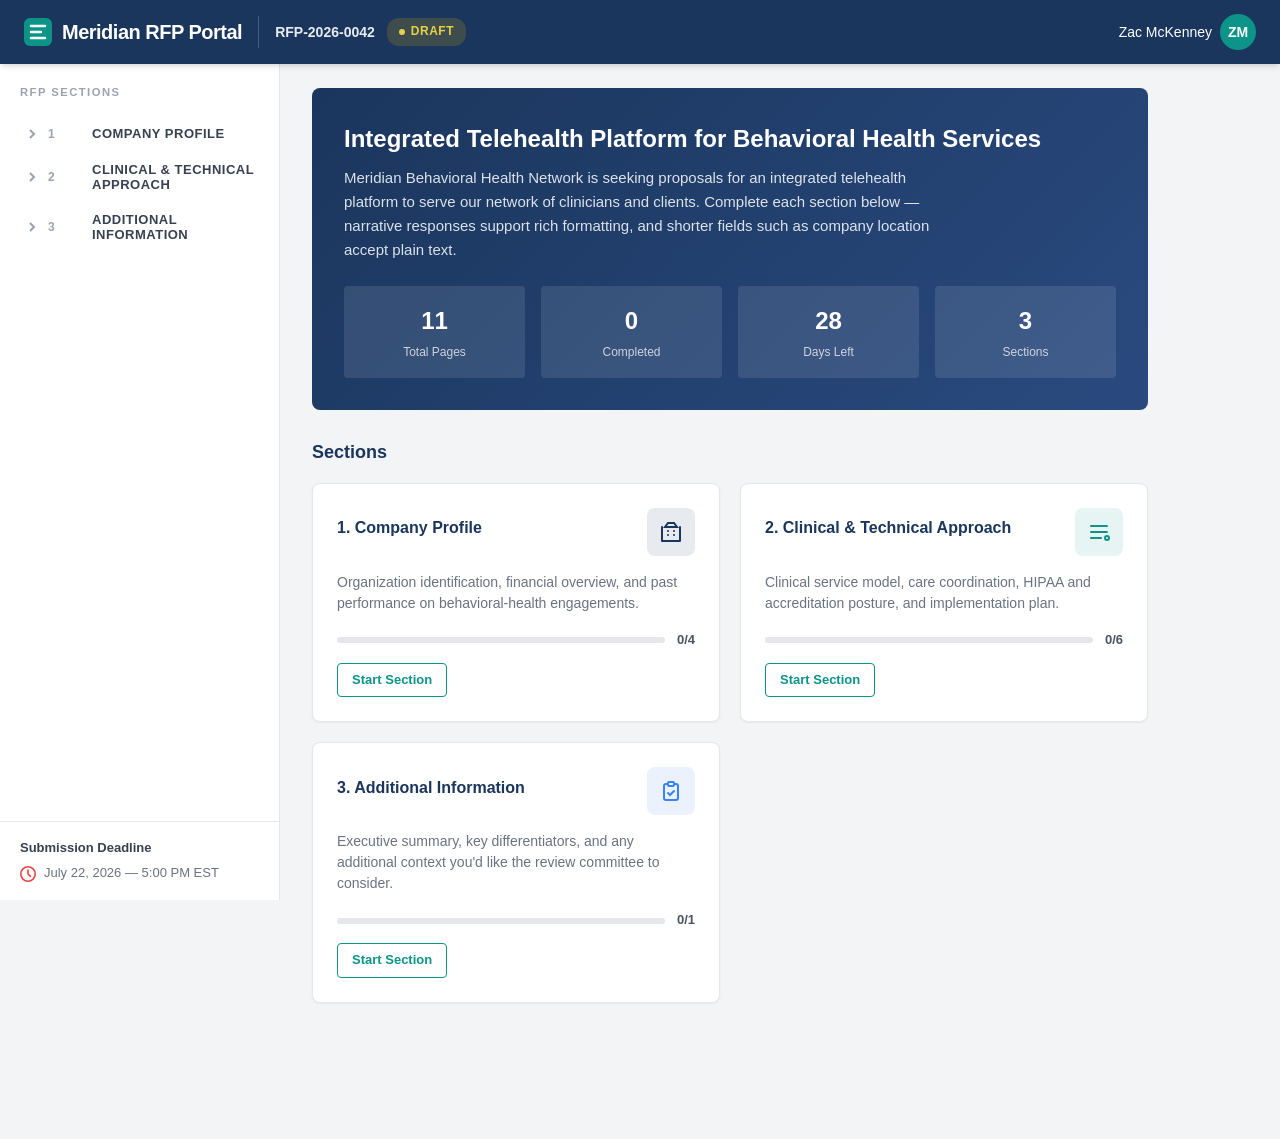
<file: index.html>
<!DOCTYPE html>
<html lang="en">
<head>
  <meta charset="UTF-8">
  <meta name="viewport" content="width=device-width, initial-scale=1.0">
  <title>Meridian RFP Portal - Dashboard</title>
  <link rel="stylesheet" href="css/styles.css">
</head>
<body data-page-id="dashboard" data-depth="0">

  <!-- Header -->
  <header class="header">
    <div class="header-left">
      <a href="index.html" class="header-logo">
        <svg width="28" height="28" viewBox="0 0 28 28" fill="none">
          <rect width="28" height="28" rx="6" fill="#0d9488"/>
          <path d="M7 8h14M7 14h10M7 20h14" stroke="#fff" stroke-width="2.5" stroke-linecap="round"/>
        </svg>
        Meridian RFP Portal
      </a>
      <div class="header-divider"></div>
      <div class="header-rfp-info">
        <span class="header-rfp-number">RFP-2026-0042</span>
        <span class="status-badge status-badge--draft">
          <span class="status-badge-dot"></span>
          Draft
        </span>
      </div>
    </div>
    <div class="header-right">
      <div class="header-user">
        <span>Zac McKenney</span>
        <div class="header-avatar">ZM</div>
      </div>
    </div>
  </header>

  <!-- Layout -->
  <div class="layout">
    <!-- Sidebar -->
    <aside class="sidebar">
      <div class="sidebar-title">RFP Sections</div>
      <nav class="sidebar-nav" id="sidebar-nav"></nav>
      <div class="sidebar-footer">
        <strong>Submission Deadline</strong>
        <div class="sidebar-deadline">
          <svg width="16" height="16" viewBox="0 0 16 16" fill="currentColor"><path d="M8 0a8 8 0 100 16A8 8 0 008 0zm0 14.4A6.4 6.4 0 118 1.6a6.4 6.4 0 010 12.8zm.8-6.8V4a.8.8 0 00-1.6 0v4c0 .22.09.43.25.57l2.4 2.4a.8.8 0 001.13-1.13L8.8 7.6z"/></svg>
          <span>July 22, 2026 — 5:00 PM EST</span>
        </div>
      </div>
    </aside>

    <!-- Main Content -->
    <main class="main-content">
      <!-- Welcome Banner -->
      <div class="dashboard-welcome">
        <h2>Integrated Telehealth Platform for Behavioral Health Services</h2>
        <p>Meridian Behavioral Health Network is seeking proposals for an integrated telehealth platform to serve our network of clinicians and clients. Complete each section below — narrative responses support rich formatting, and shorter fields such as company location accept plain text.</p>
        <div class="dashboard-stats">
          <div class="dashboard-stat">
            <div class="dashboard-stat-value">11</div>
            <div class="dashboard-stat-label">Total Pages</div>
          </div>
          <div class="dashboard-stat">
            <div class="dashboard-stat-value">0</div>
            <div class="dashboard-stat-label">Completed</div>
          </div>
          <div class="dashboard-stat">
            <div class="dashboard-stat-value">28</div>
            <div class="dashboard-stat-label">Days Left</div>
          </div>
          <div class="dashboard-stat">
            <div class="dashboard-stat-value">3</div>
            <div class="dashboard-stat-label">Sections</div>
          </div>
        </div>
      </div>

      <!-- Section Cards -->
      <h3 style="font-size: 1.125rem; font-weight: 700; color: var(--navy); margin-bottom: 16px;">Sections</h3>
      <div class="dashboard-grid">
        <!-- Section 1 -->
        <div class="dashboard-card">
          <div class="dashboard-card-header">
            <div>
              <h3>1. Company Profile</h3>
            </div>
            <div class="dashboard-card-icon dashboard-card-icon--navy">
              <svg width="24" height="24" viewBox="0 0 24 24" fill="none" stroke="currentColor" stroke-width="2" stroke-linecap="round"><path d="M3 21h18M3 7v14M21 7v14M9 3h6l3 4H6l3-4zM9 11h.01M9 15h.01M15 11h.01M15 15h.01"/></svg>
            </div>
          </div>
          <p>Organization identification, financial overview, and past performance on behavioral-health engagements.</p>
          <div class="dashboard-card-progress">
            <div class="progress-bar-track"><div class="progress-bar-fill" style="width: 0%"></div></div>
            <span>0/4</span>
          </div>
          <a href="pages/section1/organization-details.html" class="btn btn-outline btn-sm" style="margin-top: 12px;">Start Section</a>
        </div>

        <!-- Section 2 -->
        <div class="dashboard-card">
          <div class="dashboard-card-header">
            <div>
              <h3>2. Clinical &amp; Technical Approach</h3>
            </div>
            <div class="dashboard-card-icon dashboard-card-icon--teal">
              <svg width="24" height="24" viewBox="0 0 24 24" fill="none" stroke="currentColor" stroke-width="2" stroke-linecap="round"><path d="M4 6h16M4 12h16M4 18h10"/><circle cx="20" cy="18" r="2"/></svg>
            </div>
          </div>
          <p>Clinical service model, care coordination, HIPAA and accreditation posture, and implementation plan.</p>
          <div class="dashboard-card-progress">
            <div class="progress-bar-track"><div class="progress-bar-fill" style="width: 0%"></div></div>
            <span>0/6</span>
          </div>
          <a href="pages/section2/system-design.html" class="btn btn-outline btn-sm" style="margin-top: 12px;">Start Section</a>
        </div>

        <!-- Section 3 -->
        <div class="dashboard-card">
          <div class="dashboard-card-header">
            <div>
              <h3>3. Additional Information</h3>
            </div>
            <div class="dashboard-card-icon dashboard-card-icon--blue">
              <svg width="24" height="24" viewBox="0 0 24 24" fill="none" stroke="currentColor" stroke-width="2" stroke-linecap="round"><path d="M9 5H7a2 2 0 00-2 2v12a2 2 0 002 2h10a2 2 0 002-2V7a2 2 0 00-2-2h-2"/><rect x="9" y="3" width="6" height="4" rx="1"/><path d="M9 14l2 2 4-4"/></svg>
            </div>
          </div>
          <p>Executive summary, key differentiators, and any additional context you'd like the review committee to consider.</p>
          <div class="dashboard-card-progress">
            <div class="progress-bar-track"><div class="progress-bar-fill" style="width: 0%"></div></div>
            <span>0/1</span>
          </div>
          <a href="pages/section3/additional-information.html" class="btn btn-outline btn-sm" style="margin-top: 12px;">Start Section</a>
        </div>
      </div>
    </main>
  </div>

  <script src="js/navigation.js"></script>
  <script src="js/shared.js"></script>
</body>
</html>
</file>
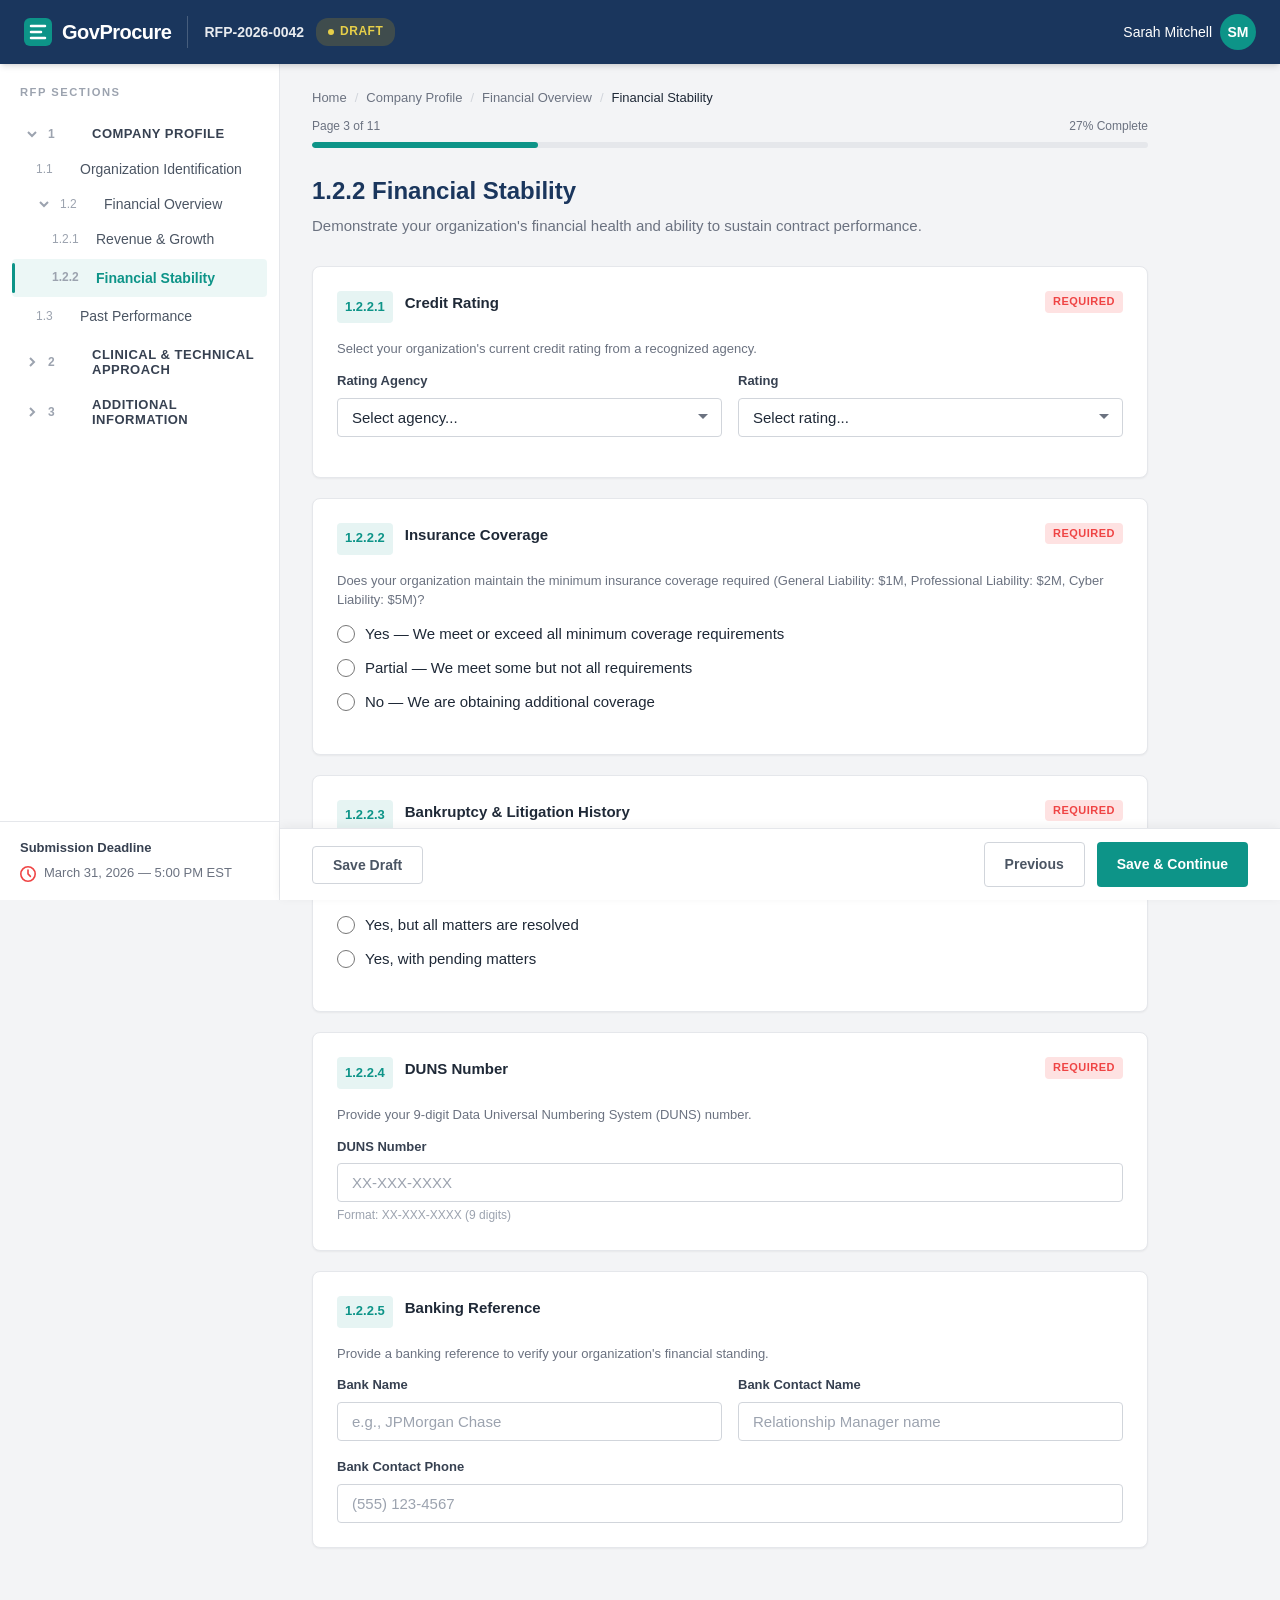
<file: pages/section1/financial-stability.html>
<!DOCTYPE html>
<html lang="en">
<head>
  <meta charset="UTF-8">
  <meta name="viewport" content="width=device-width, initial-scale=1.0">
  <title>1.2.2 Financial Stability - GovProcure RFP Portal</title>
  <link rel="stylesheet" href="../../css/styles.css">
</head>
<body data-page-id="financial-stability" data-depth="2">

  <header class="header">
    <div class="header-left">
      <a href="../../index.html" class="header-logo">
        <svg width="28" height="28" viewBox="0 0 28 28" fill="none"><rect width="28" height="28" rx="6" fill="#0d9488"/><path d="M7 8h14M7 14h10M7 20h14" stroke="#fff" stroke-width="2.5" stroke-linecap="round"/></svg>
        GovProcure
      </a>
      <div class="header-divider"></div>
      <div class="header-rfp-info">
        <span class="header-rfp-number">RFP-2026-0042</span>
        <span class="status-badge status-badge--draft"><span class="status-badge-dot"></span>Draft</span>
      </div>
    </div>
    <div class="header-right">
      <div class="header-user"><span>Sarah Mitchell</span><div class="header-avatar">SM</div></div>
    </div>
  </header>

  <div class="layout">
    <aside class="sidebar">
      <div class="sidebar-title">RFP Sections</div>
      <nav class="sidebar-nav" id="sidebar-nav"></nav>
      <div class="sidebar-footer">
        <strong>Submission Deadline</strong>
        <div class="sidebar-deadline">
          <svg width="16" height="16" viewBox="0 0 16 16" fill="currentColor"><path d="M8 0a8 8 0 100 16A8 8 0 008 0zm0 14.4A6.4 6.4 0 118 1.6a6.4 6.4 0 010 12.8zm.8-6.8V4a.8.8 0 00-1.6 0v4c0 .22.09.43.25.57l2.4 2.4a.8.8 0 001.13-1.13L8.8 7.6z"/></svg>
          <span>March 31, 2026 — 5:00 PM EST</span>
        </div>
      </div>
    </aside>

    <main class="main-content">
      <div class="breadcrumbs" id="breadcrumbs"></div>
      <div class="progress-bar" id="progress-bar"></div>

      <div class="page-header">
        <h1>1.2.2 Financial Stability</h1>
        <p>Demonstrate your organization's financial health and ability to sustain contract performance.</p>
      </div>

      <form id="page-form" novalidate>
        <!-- Q1: Credit Rating -->
        <div class="question-card">
          <div class="question-header">
            <span class="question-number">1.2.2.1</span>
            <span class="question-title">Credit Rating</span>
            <span class="required-badge">Required</span>
          </div>
          <p class="question-help">Select your organization's current credit rating from a recognized agency.</p>
          <div class="form-row">
            <div class="form-group">
              <label class="form-label" for="credit-agency">Rating Agency</label>
              <select id="credit-agency" name="credit_agency" class="form-select" required>
                <option value="">Select agency...</option>
                <option value="sp">Standard & Poor's (S&P)</option>
                <option value="moodys">Moody's</option>
                <option value="fitch">Fitch Ratings</option>
                <option value="dnb">Dun & Bradstreet</option>
                <option value="other">Other</option>
              </select>
            </div>
            <div class="form-group">
              <label class="form-label" for="credit-rating">Rating</label>
              <select id="credit-rating" name="credit_rating" class="form-select" required>
                <option value="">Select rating...</option>
                <option value="aaa">AAA / Aaa</option>
                <option value="aa">AA / Aa</option>
                <option value="a">A</option>
                <option value="bbb">BBB / Baa</option>
                <option value="bb">BB / Ba</option>
                <option value="b">B</option>
                <option value="below-b">Below B</option>
                <option value="not-rated">Not Rated</option>
              </select>
            </div>
          </div>
        </div>

        <!-- Q2: Insurance -->
        <div class="question-card">
          <div class="question-header">
            <span class="question-number">1.2.2.2</span>
            <span class="question-title">Insurance Coverage</span>
            <span class="required-badge">Required</span>
          </div>
          <p class="question-help">Does your organization maintain the minimum insurance coverage required (General Liability: $1M, Professional Liability: $2M, Cyber Liability: $5M)?</p>
          <div class="form-group">
            <div class="radio-group">
              <label class="radio-option">
                <input type="radio" name="insurance_coverage" value="yes" required
                  data-conditional-trigger="show" data-conditional-target="insurance-details">
                Yes — We meet or exceed all minimum coverage requirements
              </label>
              <label class="radio-option">
                <input type="radio" name="insurance_coverage" value="partial"
                  data-conditional-trigger="show" data-conditional-target="insurance-gap-section">
                Partial — We meet some but not all requirements
              </label>
              <label class="radio-option">
                <input type="radio" name="insurance_coverage" value="no"
                  data-conditional-trigger="show" data-conditional-target="insurance-gap-section">
                No — We are obtaining additional coverage
              </label>
            </div>
          </div>
          <div class="conditional-section" id="insurance-details" data-conditional-group="insurance_coverage">
            <div class="form-group">
              <label class="form-label" for="insurance-provider">Insurance Provider</label>
              <input type="text" id="insurance-provider" name="insurance_provider" class="form-input" placeholder="e.g., Hartford Financial Services">
            </div>
            <div class="form-group">
              <label class="form-label" for="insurance-policy">Policy Number</label>
              <input type="text" id="insurance-policy" name="insurance_policy" class="form-input" placeholder="e.g., POL-2025-XXXXXX">
            </div>
          </div>
          <div class="conditional-section" id="insurance-gap-section" data-conditional-group="insurance_coverage">
            <div class="form-group">
              <label class="form-label" for="insurance-gap-plan">Gap Remediation Plan</label>
              <textarea id="insurance-gap-plan" name="insurance_gap_plan" class="form-textarea" rows="3" placeholder="Describe your plan to obtain required coverage levels..."></textarea>
            </div>
          </div>
        </div>

        <!-- Q3: Bankruptcy History -->
        <div class="question-card">
          <div class="question-header">
            <span class="question-number">1.2.2.3</span>
            <span class="question-title">Bankruptcy & Litigation History</span>
            <span class="required-badge">Required</span>
          </div>
          <p class="question-help">Has your organization filed for bankruptcy or been subject to material litigation in the past 10 years?</p>
          <div class="form-group">
            <div class="radio-group">
              <label class="radio-option">
                <input type="radio" name="bankruptcy_history" value="none" required>
                No bankruptcy filings or material litigation
              </label>
              <label class="radio-option">
                <input type="radio" name="bankruptcy_history" value="resolved"
                  data-conditional-trigger="show" data-conditional-target="bankruptcy-detail-section">
                Yes, but all matters are resolved
              </label>
              <label class="radio-option">
                <input type="radio" name="bankruptcy_history" value="pending"
                  data-conditional-trigger="show" data-conditional-target="bankruptcy-detail-section">
                Yes, with pending matters
              </label>
            </div>
          </div>
          <div class="conditional-section" id="bankruptcy-detail-section" data-conditional-group="bankruptcy_history">
            <div class="form-group">
              <label class="form-label" for="bankruptcy-details">Provide Details</label>
              <textarea id="bankruptcy-details" name="bankruptcy_details" class="form-textarea" rows="4" placeholder="Describe the nature and current status of any bankruptcy filings or litigation..."></textarea>
            </div>
          </div>
        </div>

        <!-- Q4: DUNS Number -->
        <div class="question-card">
          <div class="question-header">
            <span class="question-number">1.2.2.4</span>
            <span class="question-title">DUNS Number</span>
            <span class="required-badge">Required</span>
          </div>
          <p class="question-help">Provide your 9-digit Data Universal Numbering System (DUNS) number.</p>
          <div class="form-group">
            <label class="form-label" for="duns-number">DUNS Number</label>
            <input type="text" id="duns-number" name="duns_number" class="form-input" placeholder="XX-XXX-XXXX" required maxlength="11">
            <p class="input-mask-hint">Format: XX-XXX-XXXX (9 digits)</p>
          </div>
        </div>

        <!-- Q5: Banking Reference -->
        <div class="question-card">
          <div class="question-header">
            <span class="question-number">1.2.2.5</span>
            <span class="question-title">Banking Reference</span>
          </div>
          <p class="question-help">Provide a banking reference to verify your organization's financial standing.</p>
          <div class="form-row">
            <div class="form-group">
              <label class="form-label" for="bank-name">Bank Name</label>
              <input type="text" id="bank-name" name="bank_name" class="form-input" placeholder="e.g., JPMorgan Chase">
            </div>
            <div class="form-group">
              <label class="form-label" for="bank-contact">Bank Contact Name</label>
              <input type="text" id="bank-contact" name="bank_contact" class="form-input" placeholder="Relationship Manager name">
            </div>
          </div>
          <div class="form-group">
            <label class="form-label" for="bank-phone">Bank Contact Phone</label>
            <input type="tel" id="bank-phone" name="bank_phone" class="form-input" placeholder="(555) 123-4567">
          </div>
        </div>
      </form>
    </main>
  </div>

  <div class="action-bar">
    <div class="action-bar-left">
      <button class="btn btn-secondary" id="btn-save-draft">Save Draft</button>
    </div>
    <div class="action-bar-right">
      <a class="btn btn-secondary" id="btn-prev">Previous</a>
      <a class="btn btn-primary" id="btn-next">Save &amp; Continue</a>
    </div>
  </div>

  <script src="../../js/navigation.js"></script>
  <script src="../../js/shared.js"></script>
  <script>
    // DUNS mask: XX-XXX-XXXX
    document.getElementById('duns-number').addEventListener('input', function() {
      let val = this.value.replace(/[^0-9]/g, '').slice(0, 9);
      if (val.length > 5) val = val.slice(0,2) + '-' + val.slice(2,5) + '-' + val.slice(5);
      else if (val.length > 2) val = val.slice(0,2) + '-' + val.slice(2);
      this.value = val;
    });
  </script>
</body>
</html>
</file>
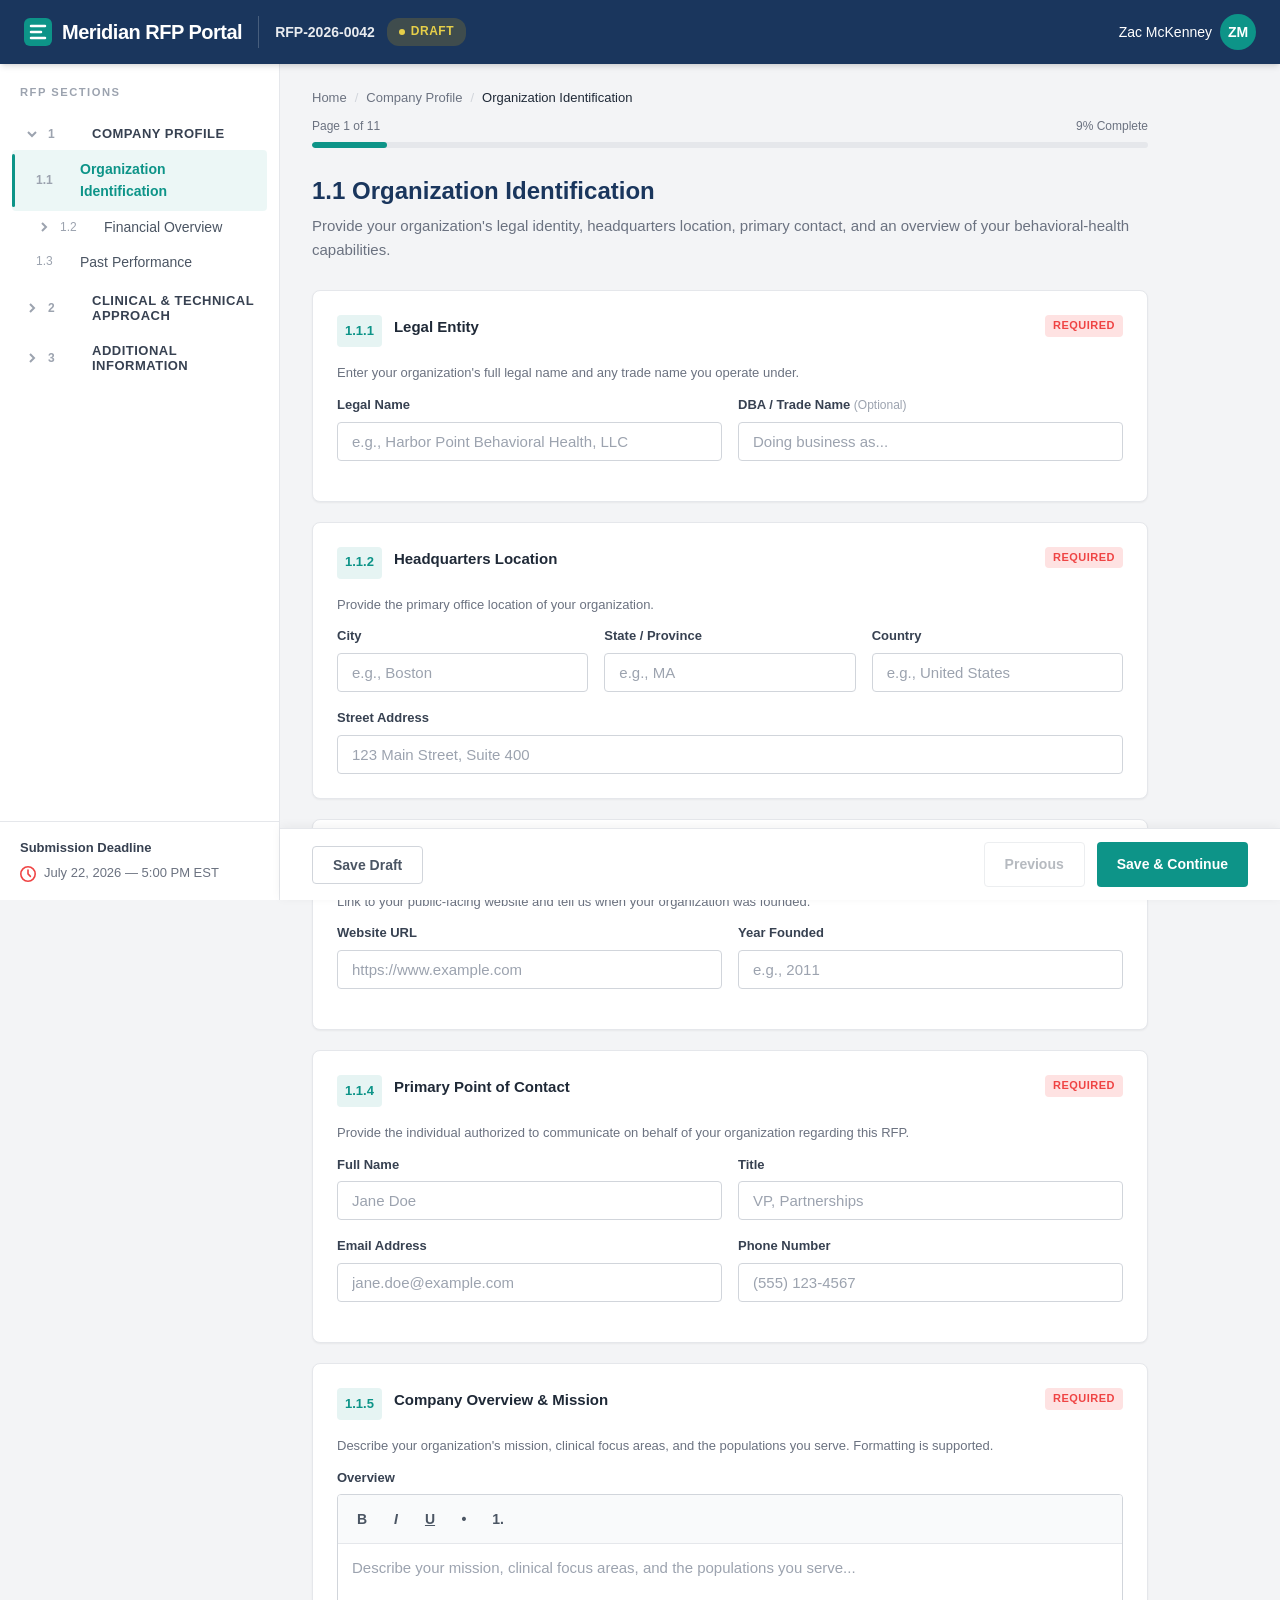
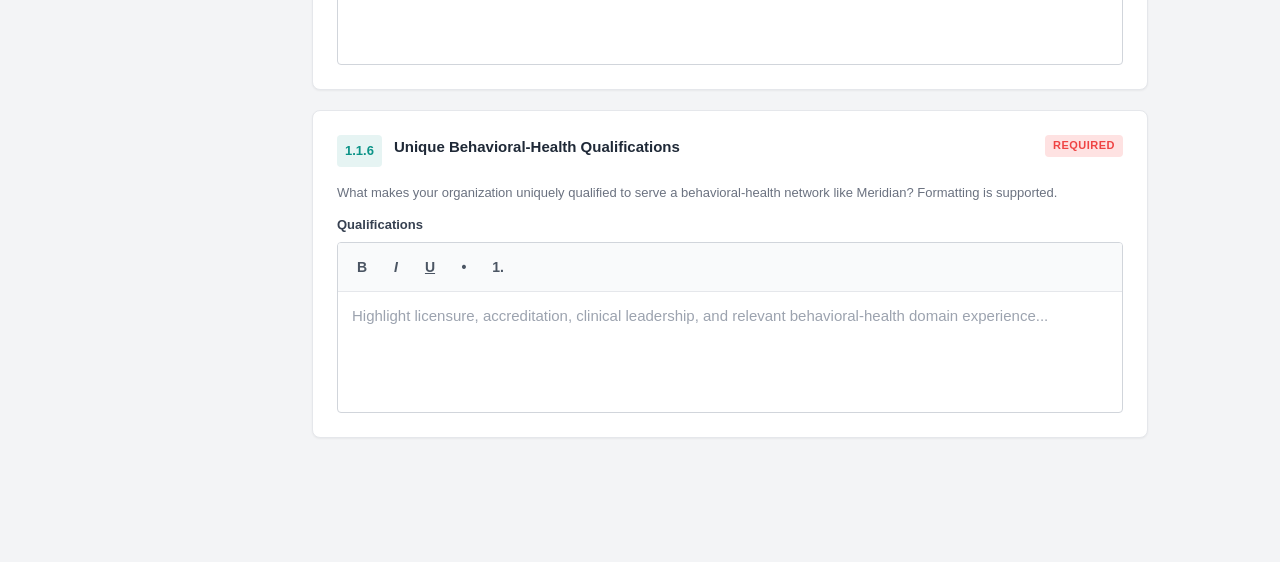
<file: pages/section1/organization-details.html>
<!DOCTYPE html>
<html lang="en">
<head>
  <meta charset="UTF-8">
  <meta name="viewport" content="width=device-width, initial-scale=1.0">
  <title>1.1 Organization Identification - Meridian RFP Portal</title>
  <link rel="stylesheet" href="../../css/styles.css">
</head>
<body data-page-id="organization-details" data-depth="2">

  <header class="header">
    <div class="header-left">
      <a href="../../index.html" class="header-logo">
        <svg width="28" height="28" viewBox="0 0 28 28" fill="none"><rect width="28" height="28" rx="6" fill="#0d9488"/><path d="M7 8h14M7 14h10M7 20h14" stroke="#fff" stroke-width="2.5" stroke-linecap="round"/></svg>
        Meridian RFP Portal
      </a>
      <div class="header-divider"></div>
      <div class="header-rfp-info">
        <span class="header-rfp-number">RFP-2026-0042</span>
        <span class="status-badge status-badge--draft"><span class="status-badge-dot"></span>Draft</span>
      </div>
    </div>
    <div class="header-right">
      <div class="header-user">
        <span>Zac McKenney</span>
        <div class="header-avatar">ZM</div>
      </div>
    </div>
  </header>

  <div class="layout">
    <aside class="sidebar">
      <div class="sidebar-title">RFP Sections</div>
      <nav class="sidebar-nav" id="sidebar-nav"></nav>
      <div class="sidebar-footer">
        <strong>Submission Deadline</strong>
        <div class="sidebar-deadline">
          <svg width="16" height="16" viewBox="0 0 16 16" fill="currentColor"><path d="M8 0a8 8 0 100 16A8 8 0 008 0zm0 14.4A6.4 6.4 0 118 1.6a6.4 6.4 0 010 12.8zm.8-6.8V4a.8.8 0 00-1.6 0v4c0 .22.09.43.25.57l2.4 2.4a.8.8 0 001.13-1.13L8.8 7.6z"/></svg>
          <span>July 22, 2026 — 5:00 PM EST</span>
        </div>
      </div>
    </aside>

    <main class="main-content">
      <div class="breadcrumbs" id="breadcrumbs"></div>
      <div class="progress-bar" id="progress-bar"></div>

      <div class="page-header">
        <h1>1.1 Organization Identification</h1>
        <p>Provide your organization's legal identity, headquarters location, primary contact, and an overview of your behavioral-health capabilities.</p>
      </div>

      <form id="page-form" novalidate>
        <!-- Q1: Legal Name & DBA -->
        <div class="question-card">
          <div class="question-header">
            <span class="question-number">1.1.1</span>
            <span class="question-title">Legal Entity</span>
            <span class="required-badge">Required</span>
          </div>
          <p class="question-help">Enter your organization's full legal name and any trade name you operate under.</p>
          <div class="form-row">
            <div class="form-group">
              <label class="form-label" for="legal-name">Legal Name</label>
              <input type="text" id="legal-name" name="legal_name" class="form-input" placeholder="e.g., Harbor Point Behavioral Health, LLC" required>
            </div>
            <div class="form-group">
              <label class="form-label" for="dba-name">DBA / Trade Name <span class="optional">(Optional)</span></label>
              <input type="text" id="dba-name" name="dba_name" class="form-input" placeholder="Doing business as...">
            </div>
          </div>
        </div>

        <!-- Q2: Headquarters Location -->
        <div class="question-card">
          <div class="question-header">
            <span class="question-number">1.1.2</span>
            <span class="question-title">Headquarters Location</span>
            <span class="required-badge">Required</span>
          </div>
          <p class="question-help">Provide the primary office location of your organization.</p>
          <div class="form-row form-row--3">
            <div class="form-group">
              <label class="form-label" for="hq-city">City</label>
              <input type="text" id="hq-city" name="hq_city" class="form-input" placeholder="e.g., Boston" required>
            </div>
            <div class="form-group">
              <label class="form-label" for="hq-state">State / Province</label>
              <input type="text" id="hq-state" name="hq_state" class="form-input" placeholder="e.g., MA" required>
            </div>
            <div class="form-group">
              <label class="form-label" for="hq-country">Country</label>
              <input type="text" id="hq-country" name="hq_country" class="form-input" placeholder="e.g., United States" required>
            </div>
          </div>
          <div class="form-group">
            <label class="form-label" for="hq-address">Street Address</label>
            <input type="text" id="hq-address" name="hq_address" class="form-input" placeholder="123 Main Street, Suite 400">
          </div>
        </div>

        <!-- Q3: Website & Year Founded -->
        <div class="question-card">
          <div class="question-header">
            <span class="question-number">1.1.3</span>
            <span class="question-title">Website &amp; Founding Year</span>
          </div>
          <p class="question-help">Link to your public-facing website and tell us when your organization was founded.</p>
          <div class="form-row">
            <div class="form-group">
              <label class="form-label" for="website-url">Website URL</label>
              <input type="text" id="website-url" name="website_url" class="form-input" placeholder="https://www.example.com">
            </div>
            <div class="form-group">
              <label class="form-label" for="year-founded">Year Founded</label>
              <input type="number" id="year-founded" name="year_founded" class="form-input" placeholder="e.g., 2011" min="1800" max="2026">
            </div>
          </div>
        </div>

        <!-- Q4: Primary Contact -->
        <div class="question-card">
          <div class="question-header">
            <span class="question-number">1.1.4</span>
            <span class="question-title">Primary Point of Contact</span>
            <span class="required-badge">Required</span>
          </div>
          <p class="question-help">Provide the individual authorized to communicate on behalf of your organization regarding this RFP.</p>
          <div class="form-row">
            <div class="form-group">
              <label class="form-label" for="contact-name">Full Name</label>
              <input type="text" id="contact-name" name="contact_name" class="form-input" placeholder="Jane Doe" required>
            </div>
            <div class="form-group">
              <label class="form-label" for="contact-title">Title</label>
              <input type="text" id="contact-title" name="contact_title" class="form-input" placeholder="VP, Partnerships">
            </div>
          </div>
          <div class="form-row">
            <div class="form-group">
              <label class="form-label" for="contact-email">Email Address</label>
              <input type="text" id="contact-email" name="contact_email" class="form-input" placeholder="jane.doe@example.com" required>
            </div>
            <div class="form-group">
              <label class="form-label" for="contact-phone">Phone Number</label>
              <input type="text" id="contact-phone" name="contact_phone" class="form-input" placeholder="(555) 123-4567">
            </div>
          </div>
        </div>

        <!-- Q5: Company Overview -->
        <div class="question-card">
          <div class="question-header">
            <span class="question-number">1.1.5</span>
            <span class="question-title">Company Overview &amp; Mission</span>
            <span class="required-badge">Required</span>
          </div>
          <p class="question-help">Describe your organization's mission, clinical focus areas, and the populations you serve. Formatting is supported.</p>
          <div class="form-group">
            <label class="form-label">Overview</label>
            <div class="rich-editor">
              <div class="rich-editor-toolbar">
                <button type="button" class="rich-editor-btn" data-command="bold" title="Bold"><b>B</b></button>
                <button type="button" class="rich-editor-btn" data-command="italic" title="Italic"><i>I</i></button>
                <button type="button" class="rich-editor-btn" data-command="underline" title="Underline"><u>U</u></button>
                <button type="button" class="rich-editor-btn" data-command="insertUnorderedList" title="Bullet List">&#8226;</button>
                <button type="button" class="rich-editor-btn" data-command="insertOrderedList" title="Numbered List">1.</button>
              </div>
              <div class="rich-editor-content" contenteditable="true" data-placeholder="Describe your mission, clinical focus areas, and the populations you serve..." id="company-overview" role="textbox" aria-label="Company Overview and Mission"></div>
            </div>
          </div>
        </div>

        <!-- Q6: Unique Qualifications -->
        <div class="question-card">
          <div class="question-header">
            <span class="question-number">1.1.6</span>
            <span class="question-title">Unique Behavioral-Health Qualifications</span>
            <span class="required-badge">Required</span>
          </div>
          <p class="question-help">What makes your organization uniquely qualified to serve a behavioral-health network like Meridian? Formatting is supported.</p>
          <div class="form-group">
            <label class="form-label">Qualifications</label>
            <div class="rich-editor">
              <div class="rich-editor-toolbar">
                <button type="button" class="rich-editor-btn" data-command="bold" title="Bold"><b>B</b></button>
                <button type="button" class="rich-editor-btn" data-command="italic" title="Italic"><i>I</i></button>
                <button type="button" class="rich-editor-btn" data-command="underline" title="Underline"><u>U</u></button>
                <button type="button" class="rich-editor-btn" data-command="insertUnorderedList" title="Bullet List">&#8226;</button>
                <button type="button" class="rich-editor-btn" data-command="insertOrderedList" title="Numbered List">1.</button>
              </div>
              <div class="rich-editor-content" contenteditable="true" data-placeholder="Highlight licensure, accreditation, clinical leadership, and relevant behavioral-health domain experience..." id="unique-qualifications" role="textbox" aria-label="Unique Qualifications"></div>
            </div>
          </div>
        </div>
      </form>
    </main>
  </div>

  <div class="action-bar">
    <div class="action-bar-left">
      <button class="btn btn-secondary" id="btn-save-draft">Save Draft</button>
    </div>
    <div class="action-bar-right">
      <a class="btn btn-secondary" id="btn-prev">Previous</a>
      <a class="btn btn-primary" id="btn-next">Save &amp; Continue</a>
    </div>
  </div>

  <script src="../../js/navigation.js"></script>
  <script src="../../js/shared.js"></script>
</body>
</html>
</file>
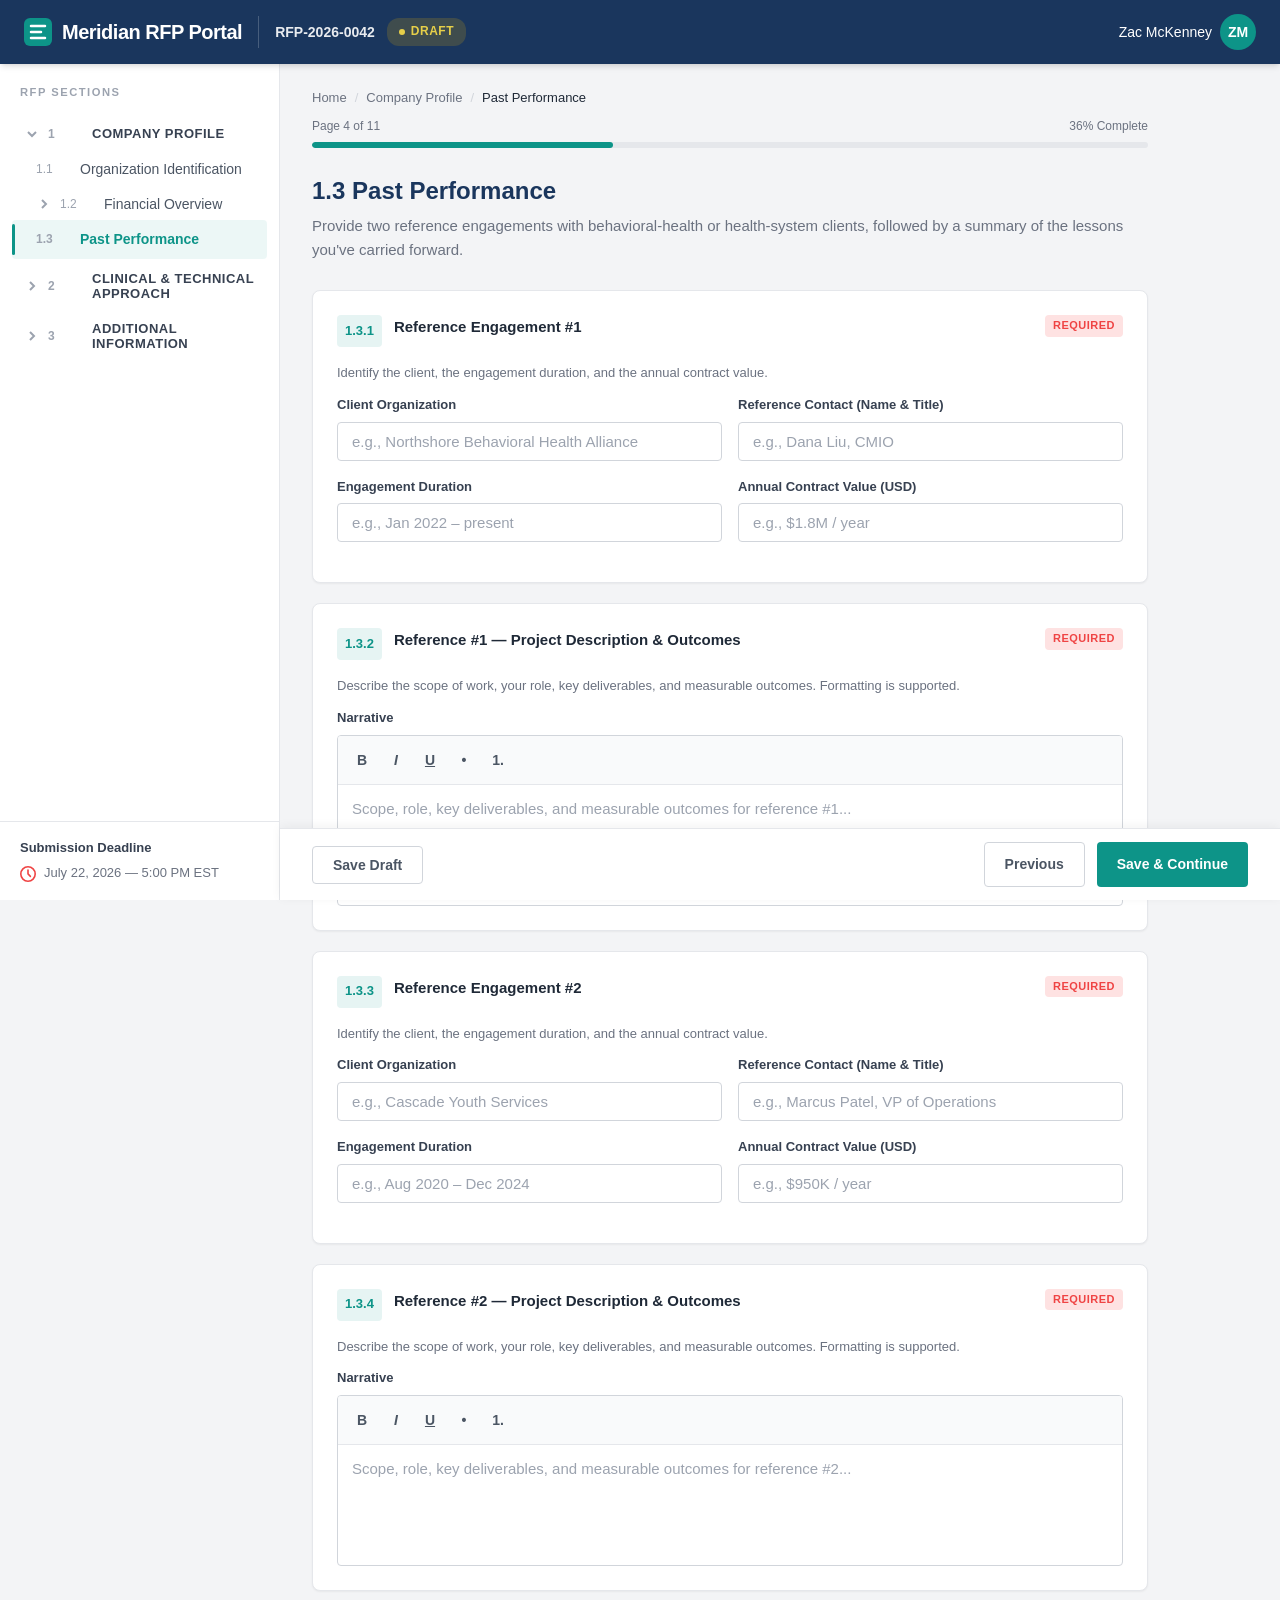
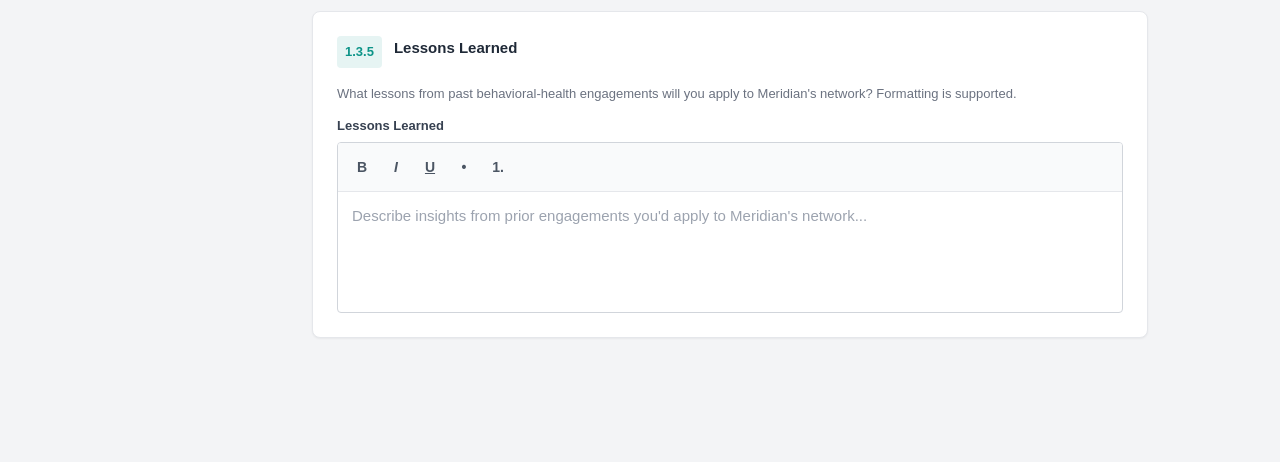
<file: pages/section1/past-performance.html>
<!DOCTYPE html>
<html lang="en">
<head>
  <meta charset="UTF-8">
  <meta name="viewport" content="width=device-width, initial-scale=1.0">
  <title>1.3 Past Performance - Meridian RFP Portal</title>
  <link rel="stylesheet" href="../../css/styles.css">
</head>
<body data-page-id="past-performance" data-depth="2">

  <header class="header">
    <div class="header-left">
      <a href="../../index.html" class="header-logo">
        <svg width="28" height="28" viewBox="0 0 28 28" fill="none"><rect width="28" height="28" rx="6" fill="#0d9488"/><path d="M7 8h14M7 14h10M7 20h14" stroke="#fff" stroke-width="2.5" stroke-linecap="round"/></svg>
        Meridian RFP Portal
      </a>
      <div class="header-divider"></div>
      <div class="header-rfp-info">
        <span class="header-rfp-number">RFP-2026-0042</span>
        <span class="status-badge status-badge--draft"><span class="status-badge-dot"></span>Draft</span>
      </div>
    </div>
    <div class="header-right">
      <div class="header-user">
        <span>Zac McKenney</span>
        <div class="header-avatar">ZM</div>
      </div>
    </div>
  </header>

  <div class="layout">
    <aside class="sidebar">
      <div class="sidebar-title">RFP Sections</div>
      <nav class="sidebar-nav" id="sidebar-nav"></nav>
      <div class="sidebar-footer">
        <strong>Submission Deadline</strong>
        <div class="sidebar-deadline">
          <svg width="16" height="16" viewBox="0 0 16 16" fill="currentColor"><path d="M8 0a8 8 0 100 16A8 8 0 008 0zm0 14.4A6.4 6.4 0 118 1.6a6.4 6.4 0 010 12.8zm.8-6.8V4a.8.8 0 00-1.6 0v4c0 .22.09.43.25.57l2.4 2.4a.8.8 0 001.13-1.13L8.8 7.6z"/></svg>
          <span>July 22, 2026 — 5:00 PM EST</span>
        </div>
      </div>
    </aside>

    <main class="main-content">
      <div class="breadcrumbs" id="breadcrumbs"></div>
      <div class="progress-bar" id="progress-bar"></div>

      <div class="page-header">
        <h1>1.3 Past Performance</h1>
        <p>Provide two reference engagements with behavioral-health or health-system clients, followed by a summary of the lessons you've carried forward.</p>
      </div>

      <form id="page-form" novalidate>
        <!-- Reference 1 -->
        <div class="question-card">
          <div class="question-header">
            <span class="question-number">1.3.1</span>
            <span class="question-title">Reference Engagement #1</span>
            <span class="required-badge">Required</span>
          </div>
          <p class="question-help">Identify the client, the engagement duration, and the annual contract value.</p>
          <div class="form-row">
            <div class="form-group">
              <label class="form-label" for="ref1-client">Client Organization</label>
              <input type="text" id="ref1-client" name="ref1_client" class="form-input" placeholder="e.g., Northshore Behavioral Health Alliance" required>
            </div>
            <div class="form-group">
              <label class="form-label" for="ref1-contact">Reference Contact (Name &amp; Title)</label>
              <input type="text" id="ref1-contact" name="ref1_contact" class="form-input" placeholder="e.g., Dana Liu, CMIO">
            </div>
          </div>
          <div class="form-row">
            <div class="form-group">
              <label class="form-label" for="ref1-duration">Engagement Duration</label>
              <input type="text" id="ref1-duration" name="ref1_duration" class="form-input" placeholder="e.g., Jan 2022 – present">
            </div>
            <div class="form-group">
              <label class="form-label" for="ref1-value">Annual Contract Value (USD)</label>
              <input type="text" id="ref1-value" name="ref1_value" class="form-input" placeholder="e.g., $1.8M / year">
            </div>
          </div>
        </div>

        <!-- Reference 1 Narrative -->
        <div class="question-card">
          <div class="question-header">
            <span class="question-number">1.3.2</span>
            <span class="question-title">Reference #1 — Project Description &amp; Outcomes</span>
            <span class="required-badge">Required</span>
          </div>
          <p class="question-help">Describe the scope of work, your role, key deliverables, and measurable outcomes. Formatting is supported.</p>
          <div class="form-group">
            <label class="form-label">Narrative</label>
            <div class="rich-editor">
              <div class="rich-editor-toolbar">
                <button type="button" class="rich-editor-btn" data-command="bold" title="Bold"><b>B</b></button>
                <button type="button" class="rich-editor-btn" data-command="italic" title="Italic"><i>I</i></button>
                <button type="button" class="rich-editor-btn" data-command="underline" title="Underline"><u>U</u></button>
                <button type="button" class="rich-editor-btn" data-command="insertUnorderedList" title="Bullet List">&#8226;</button>
                <button type="button" class="rich-editor-btn" data-command="insertOrderedList" title="Numbered List">1.</button>
              </div>
              <div class="rich-editor-content" contenteditable="true" data-placeholder="Scope, role, key deliverables, and measurable outcomes for reference #1..." id="ref1-narrative" role="textbox" aria-label="Reference 1 Narrative"></div>
            </div>
          </div>
        </div>

        <!-- Reference 2 -->
        <div class="question-card">
          <div class="question-header">
            <span class="question-number">1.3.3</span>
            <span class="question-title">Reference Engagement #2</span>
            <span class="required-badge">Required</span>
          </div>
          <p class="question-help">Identify the client, the engagement duration, and the annual contract value.</p>
          <div class="form-row">
            <div class="form-group">
              <label class="form-label" for="ref2-client">Client Organization</label>
              <input type="text" id="ref2-client" name="ref2_client" class="form-input" placeholder="e.g., Cascade Youth Services" required>
            </div>
            <div class="form-group">
              <label class="form-label" for="ref2-contact">Reference Contact (Name &amp; Title)</label>
              <input type="text" id="ref2-contact" name="ref2_contact" class="form-input" placeholder="e.g., Marcus Patel, VP of Operations">
            </div>
          </div>
          <div class="form-row">
            <div class="form-group">
              <label class="form-label" for="ref2-duration">Engagement Duration</label>
              <input type="text" id="ref2-duration" name="ref2_duration" class="form-input" placeholder="e.g., Aug 2020 – Dec 2024">
            </div>
            <div class="form-group">
              <label class="form-label" for="ref2-value">Annual Contract Value (USD)</label>
              <input type="text" id="ref2-value" name="ref2_value" class="form-input" placeholder="e.g., $950K / year">
            </div>
          </div>
        </div>

        <!-- Reference 2 Narrative -->
        <div class="question-card">
          <div class="question-header">
            <span class="question-number">1.3.4</span>
            <span class="question-title">Reference #2 — Project Description &amp; Outcomes</span>
            <span class="required-badge">Required</span>
          </div>
          <p class="question-help">Describe the scope of work, your role, key deliverables, and measurable outcomes. Formatting is supported.</p>
          <div class="form-group">
            <label class="form-label">Narrative</label>
            <div class="rich-editor">
              <div class="rich-editor-toolbar">
                <button type="button" class="rich-editor-btn" data-command="bold" title="Bold"><b>B</b></button>
                <button type="button" class="rich-editor-btn" data-command="italic" title="Italic"><i>I</i></button>
                <button type="button" class="rich-editor-btn" data-command="underline" title="Underline"><u>U</u></button>
                <button type="button" class="rich-editor-btn" data-command="insertUnorderedList" title="Bullet List">&#8226;</button>
                <button type="button" class="rich-editor-btn" data-command="insertOrderedList" title="Numbered List">1.</button>
              </div>
              <div class="rich-editor-content" contenteditable="true" data-placeholder="Scope, role, key deliverables, and measurable outcomes for reference #2..." id="ref2-narrative" role="textbox" aria-label="Reference 2 Narrative"></div>
            </div>
          </div>
        </div>

        <!-- Lessons Learned -->
        <div class="question-card">
          <div class="question-header">
            <span class="question-number">1.3.5</span>
            <span class="question-title">Lessons Learned</span>
          </div>
          <p class="question-help">What lessons from past behavioral-health engagements will you apply to Meridian's network? Formatting is supported.</p>
          <div class="form-group">
            <label class="form-label">Lessons Learned</label>
            <div class="rich-editor">
              <div class="rich-editor-toolbar">
                <button type="button" class="rich-editor-btn" data-command="bold" title="Bold"><b>B</b></button>
                <button type="button" class="rich-editor-btn" data-command="italic" title="Italic"><i>I</i></button>
                <button type="button" class="rich-editor-btn" data-command="underline" title="Underline"><u>U</u></button>
                <button type="button" class="rich-editor-btn" data-command="insertUnorderedList" title="Bullet List">&#8226;</button>
                <button type="button" class="rich-editor-btn" data-command="insertOrderedList" title="Numbered List">1.</button>
              </div>
              <div class="rich-editor-content" contenteditable="true" data-placeholder="Describe insights from prior engagements you'd apply to Meridian's network..." id="lessons-learned" role="textbox" aria-label="Lessons Learned"></div>
            </div>
          </div>
        </div>
      </form>
    </main>
  </div>

  <div class="action-bar">
    <div class="action-bar-left">
      <button class="btn btn-secondary" id="btn-save-draft">Save Draft</button>
    </div>
    <div class="action-bar-right">
      <a class="btn btn-secondary" id="btn-prev">Previous</a>
      <a class="btn btn-primary" id="btn-next">Save &amp; Continue</a>
    </div>
  </div>

  <script src="../../js/navigation.js"></script>
  <script src="../../js/shared.js"></script>
</body>
</html>
</file>
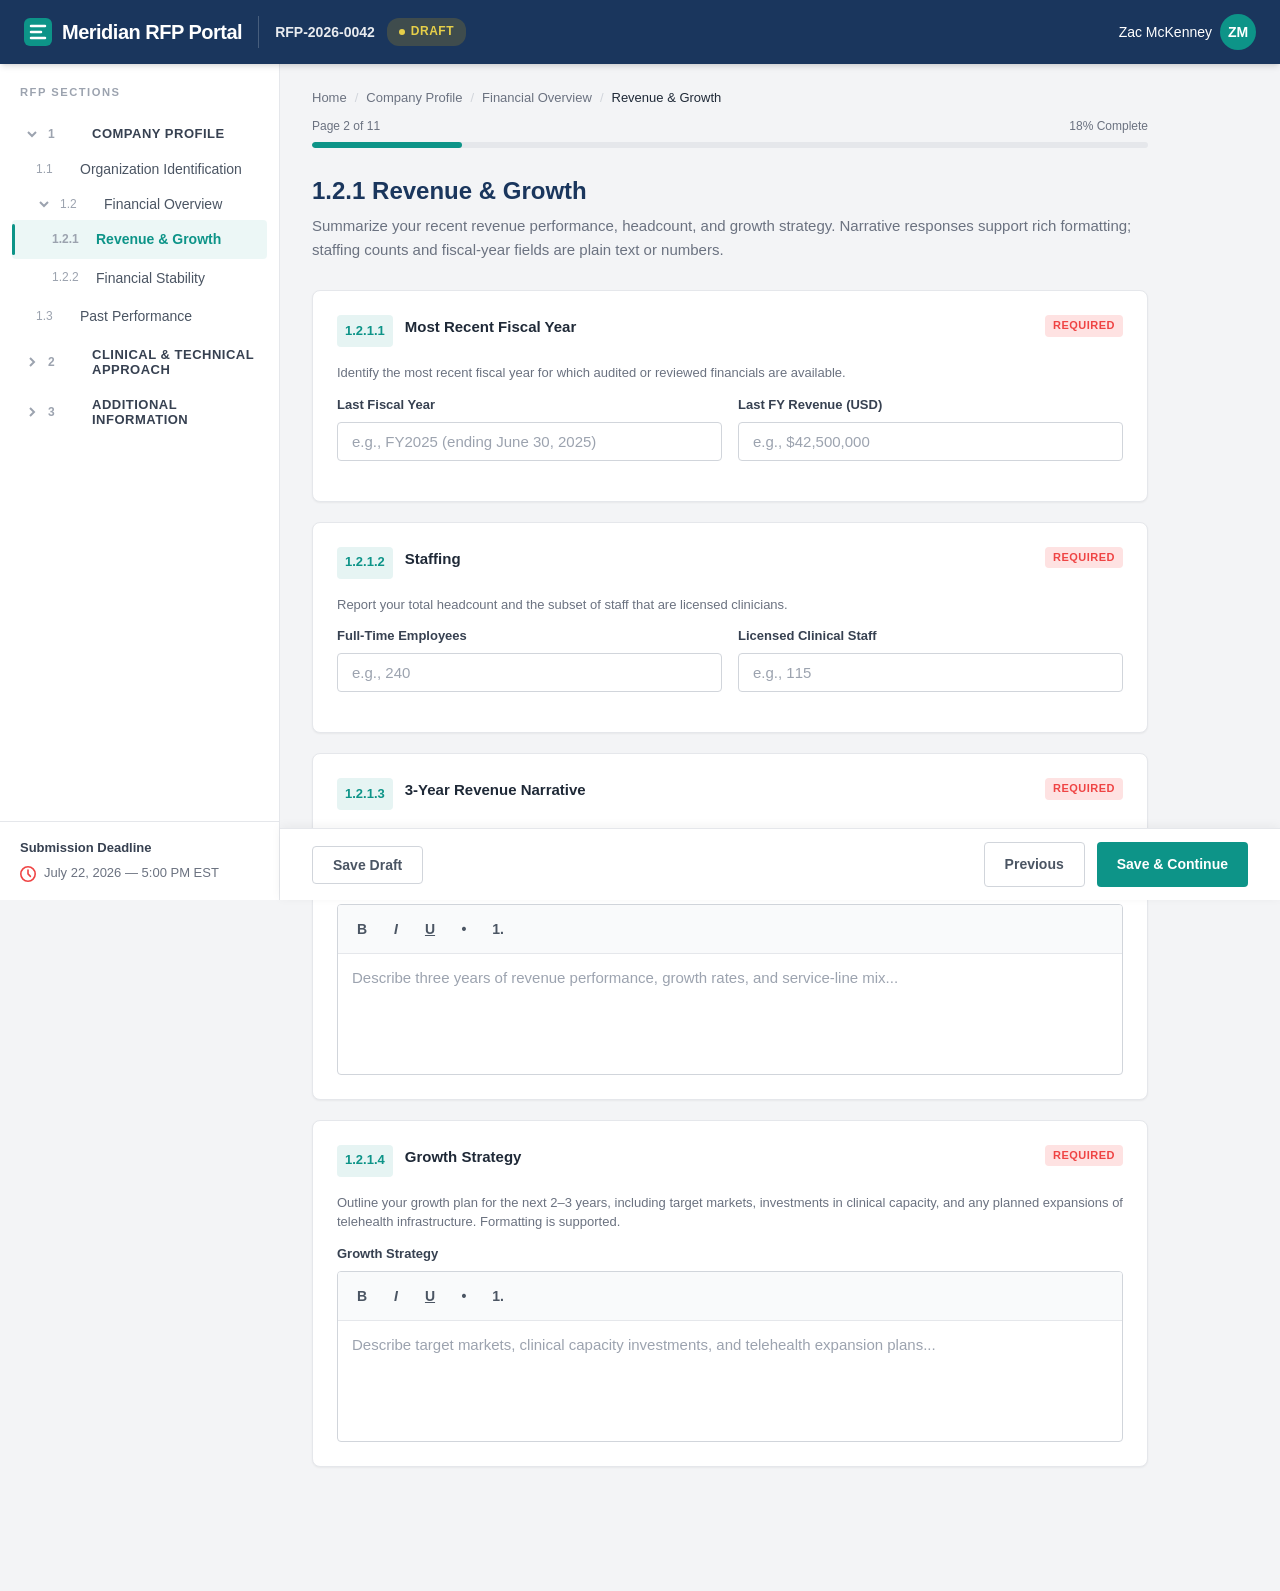
<file: pages/section1/revenue-growth.html>
<!DOCTYPE html>
<html lang="en">
<head>
  <meta charset="UTF-8">
  <meta name="viewport" content="width=device-width, initial-scale=1.0">
  <title>1.2.1 Revenue & Growth - Meridian RFP Portal</title>
  <link rel="stylesheet" href="../../css/styles.css">
</head>
<body data-page-id="revenue-growth" data-depth="2">

  <header class="header">
    <div class="header-left">
      <a href="../../index.html" class="header-logo">
        <svg width="28" height="28" viewBox="0 0 28 28" fill="none"><rect width="28" height="28" rx="6" fill="#0d9488"/><path d="M7 8h14M7 14h10M7 20h14" stroke="#fff" stroke-width="2.5" stroke-linecap="round"/></svg>
        Meridian RFP Portal
      </a>
      <div class="header-divider"></div>
      <div class="header-rfp-info">
        <span class="header-rfp-number">RFP-2026-0042</span>
        <span class="status-badge status-badge--draft"><span class="status-badge-dot"></span>Draft</span>
      </div>
    </div>
    <div class="header-right">
      <div class="header-user">
        <span>Zac McKenney</span>
        <div class="header-avatar">ZM</div>
      </div>
    </div>
  </header>

  <div class="layout">
    <aside class="sidebar">
      <div class="sidebar-title">RFP Sections</div>
      <nav class="sidebar-nav" id="sidebar-nav"></nav>
      <div class="sidebar-footer">
        <strong>Submission Deadline</strong>
        <div class="sidebar-deadline">
          <svg width="16" height="16" viewBox="0 0 16 16" fill="currentColor"><path d="M8 0a8 8 0 100 16A8 8 0 008 0zm0 14.4A6.4 6.4 0 118 1.6a6.4 6.4 0 010 12.8zm.8-6.8V4a.8.8 0 00-1.6 0v4c0 .22.09.43.25.57l2.4 2.4a.8.8 0 001.13-1.13L8.8 7.6z"/></svg>
          <span>July 22, 2026 — 5:00 PM EST</span>
        </div>
      </div>
    </aside>

    <main class="main-content">
      <div class="breadcrumbs" id="breadcrumbs"></div>
      <div class="progress-bar" id="progress-bar"></div>

      <div class="page-header">
        <h1>1.2.1 Revenue &amp; Growth</h1>
        <p>Summarize your recent revenue performance, headcount, and growth strategy. Narrative responses support rich formatting; staffing counts and fiscal-year fields are plain text or numbers.</p>
      </div>

      <form id="page-form" novalidate>
        <!-- Q1: Fiscal Year & Revenue -->
        <div class="question-card">
          <div class="question-header">
            <span class="question-number">1.2.1.1</span>
            <span class="question-title">Most Recent Fiscal Year</span>
            <span class="required-badge">Required</span>
          </div>
          <p class="question-help">Identify the most recent fiscal year for which audited or reviewed financials are available.</p>
          <div class="form-row">
            <div class="form-group">
              <label class="form-label" for="last-fy">Last Fiscal Year</label>
              <input type="text" id="last-fy" name="last_fy" class="form-input" placeholder="e.g., FY2025 (ending June 30, 2025)" required>
            </div>
            <div class="form-group">
              <label class="form-label" for="last-fy-revenue">Last FY Revenue (USD)</label>
              <input type="text" id="last-fy-revenue" name="last_fy_revenue" class="form-input" placeholder="e.g., $42,500,000">
            </div>
          </div>
        </div>

        <!-- Q2: Headcount -->
        <div class="question-card">
          <div class="question-header">
            <span class="question-number">1.2.1.2</span>
            <span class="question-title">Staffing</span>
            <span class="required-badge">Required</span>
          </div>
          <p class="question-help">Report your total headcount and the subset of staff that are licensed clinicians.</p>
          <div class="form-row">
            <div class="form-group">
              <label class="form-label" for="fte-count">Full-Time Employees</label>
              <input type="number" id="fte-count" name="fte_count" class="form-input" placeholder="e.g., 240" min="0" required>
            </div>
            <div class="form-group">
              <label class="form-label" for="clinical-staff">Licensed Clinical Staff</label>
              <input type="number" id="clinical-staff" name="clinical_staff" class="form-input" placeholder="e.g., 115" min="0" required>
            </div>
          </div>
        </div>

        <!-- Q3: 3-Year Revenue Narrative -->
        <div class="question-card">
          <div class="question-header">
            <span class="question-number">1.2.1.3</span>
            <span class="question-title">3-Year Revenue Narrative</span>
            <span class="required-badge">Required</span>
          </div>
          <p class="question-help">Walk us through your revenue trajectory over the past three fiscal years. Describe the drivers of growth, any non-recurring events, and the mix of revenue by service line. Formatting is supported.</p>
          <div class="form-group">
            <label class="form-label">Revenue Narrative</label>
            <div class="rich-editor">
              <div class="rich-editor-toolbar">
                <button type="button" class="rich-editor-btn" data-command="bold" title="Bold"><b>B</b></button>
                <button type="button" class="rich-editor-btn" data-command="italic" title="Italic"><i>I</i></button>
                <button type="button" class="rich-editor-btn" data-command="underline" title="Underline"><u>U</u></button>
                <button type="button" class="rich-editor-btn" data-command="insertUnorderedList" title="Bullet List">&#8226;</button>
                <button type="button" class="rich-editor-btn" data-command="insertOrderedList" title="Numbered List">1.</button>
              </div>
              <div class="rich-editor-content" contenteditable="true" data-placeholder="Describe three years of revenue performance, growth rates, and service-line mix..." id="revenue-narrative" role="textbox" aria-label="3-Year Revenue Narrative"></div>
            </div>
          </div>
        </div>

        <!-- Q4: Growth Strategy -->
        <div class="question-card">
          <div class="question-header">
            <span class="question-number">1.2.1.4</span>
            <span class="question-title">Growth Strategy</span>
            <span class="required-badge">Required</span>
          </div>
          <p class="question-help">Outline your growth plan for the next 2–3 years, including target markets, investments in clinical capacity, and any planned expansions of telehealth infrastructure. Formatting is supported.</p>
          <div class="form-group">
            <label class="form-label">Growth Strategy</label>
            <div class="rich-editor">
              <div class="rich-editor-toolbar">
                <button type="button" class="rich-editor-btn" data-command="bold" title="Bold"><b>B</b></button>
                <button type="button" class="rich-editor-btn" data-command="italic" title="Italic"><i>I</i></button>
                <button type="button" class="rich-editor-btn" data-command="underline" title="Underline"><u>U</u></button>
                <button type="button" class="rich-editor-btn" data-command="insertUnorderedList" title="Bullet List">&#8226;</button>
                <button type="button" class="rich-editor-btn" data-command="insertOrderedList" title="Numbered List">1.</button>
              </div>
              <div class="rich-editor-content" contenteditable="true" data-placeholder="Describe target markets, clinical capacity investments, and telehealth expansion plans..." id="growth-strategy" role="textbox" aria-label="Growth Strategy"></div>
            </div>
          </div>
        </div>
      </form>
    </main>
  </div>

  <div class="action-bar">
    <div class="action-bar-left">
      <button class="btn btn-secondary" id="btn-save-draft">Save Draft</button>
    </div>
    <div class="action-bar-right">
      <a class="btn btn-secondary" id="btn-prev">Previous</a>
      <a class="btn btn-primary" id="btn-next">Save &amp; Continue</a>
    </div>
  </div>

  <script src="../../js/navigation.js"></script>
  <script src="../../js/shared.js"></script>
</body>
</html>
</file>
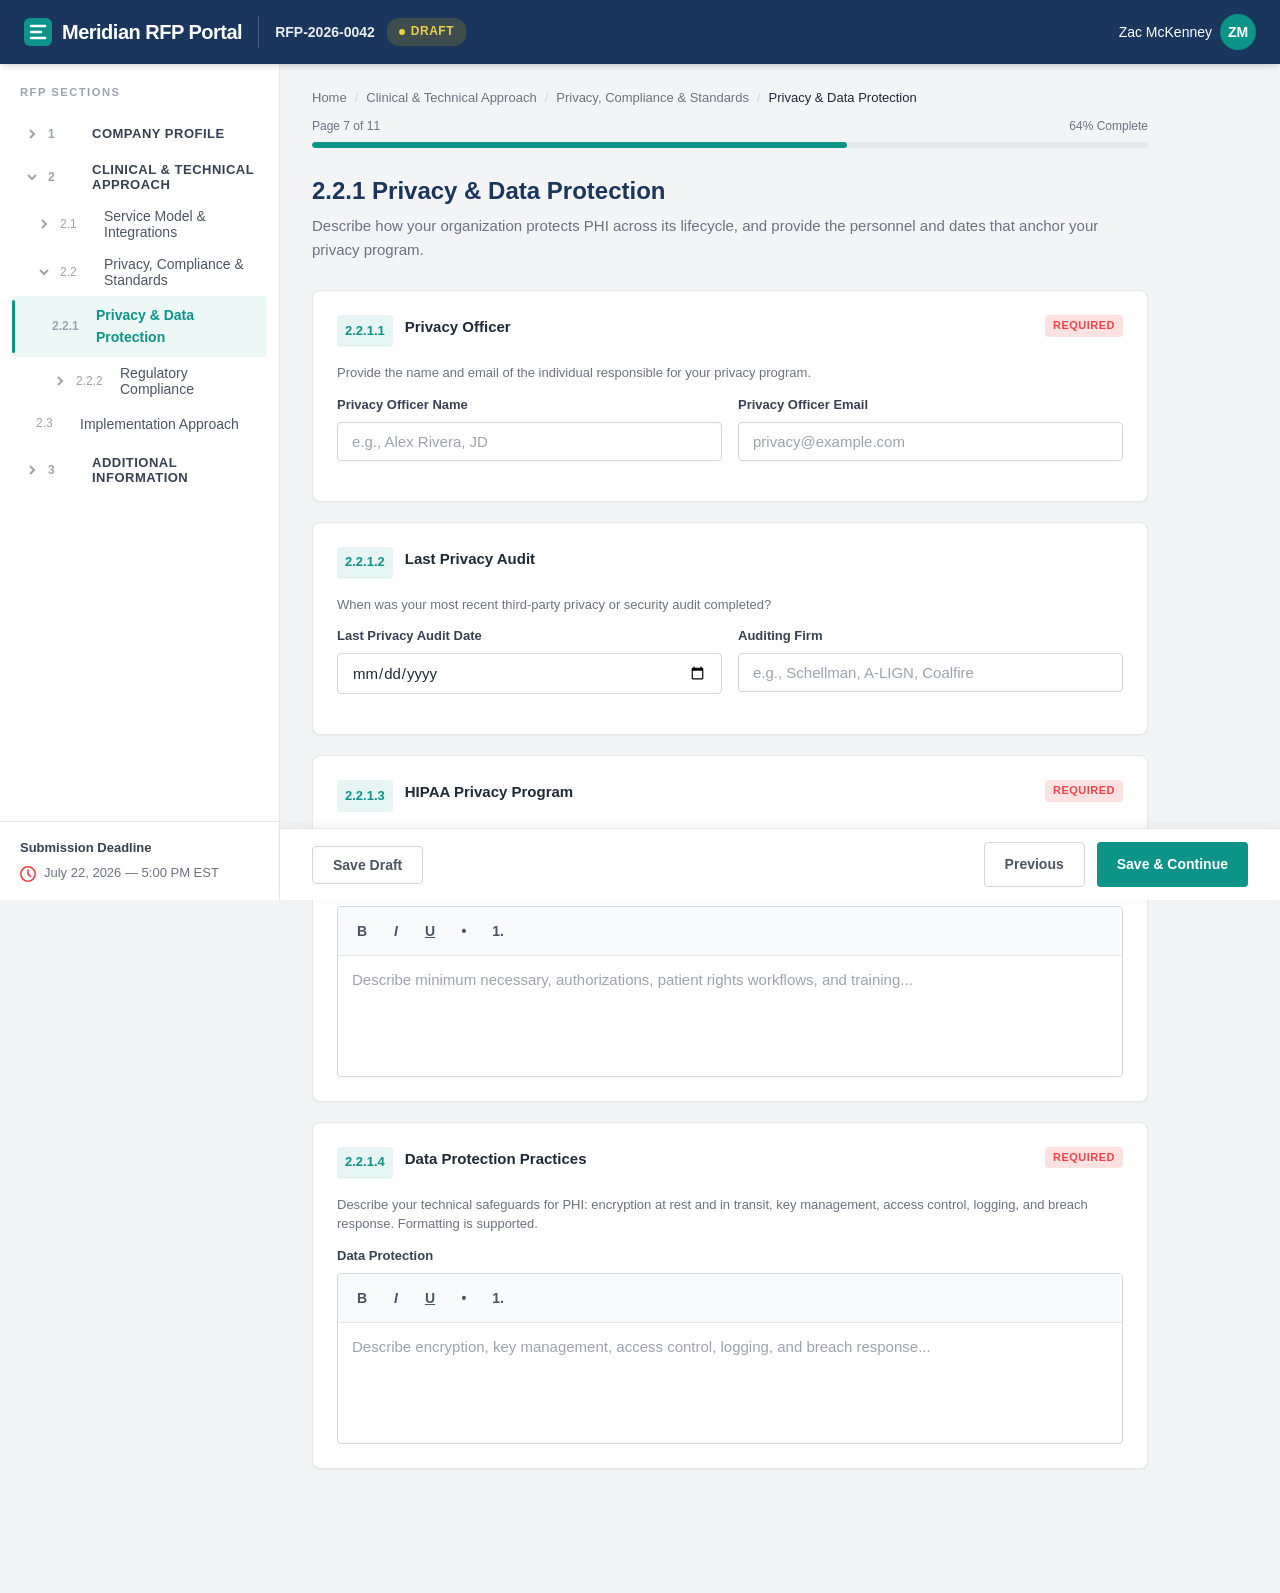
<file: pages/section2/data-protection.html>
<!DOCTYPE html>
<html lang="en">
<head>
  <meta charset="UTF-8">
  <meta name="viewport" content="width=device-width, initial-scale=1.0">
  <title>2.2.1 Privacy & Data Protection - Meridian RFP Portal</title>
  <link rel="stylesheet" href="../../css/styles.css">
</head>
<body data-page-id="data-protection" data-depth="2">

  <header class="header">
    <div class="header-left">
      <a href="../../index.html" class="header-logo">
        <svg width="28" height="28" viewBox="0 0 28 28" fill="none"><rect width="28" height="28" rx="6" fill="#0d9488"/><path d="M7 8h14M7 14h10M7 20h14" stroke="#fff" stroke-width="2.5" stroke-linecap="round"/></svg>
        Meridian RFP Portal
      </a>
      <div class="header-divider"></div>
      <div class="header-rfp-info">
        <span class="header-rfp-number">RFP-2026-0042</span>
        <span class="status-badge status-badge--draft"><span class="status-badge-dot"></span>Draft</span>
      </div>
    </div>
    <div class="header-right">
      <div class="header-user">
        <span>Zac McKenney</span>
        <div class="header-avatar">ZM</div>
      </div>
    </div>
  </header>

  <div class="layout">
    <aside class="sidebar">
      <div class="sidebar-title">RFP Sections</div>
      <nav class="sidebar-nav" id="sidebar-nav"></nav>
      <div class="sidebar-footer">
        <strong>Submission Deadline</strong>
        <div class="sidebar-deadline">
          <svg width="16" height="16" viewBox="0 0 16 16" fill="currentColor"><path d="M8 0a8 8 0 100 16A8 8 0 008 0zm0 14.4A6.4 6.4 0 118 1.6a6.4 6.4 0 010 12.8zm.8-6.8V4a.8.8 0 00-1.6 0v4c0 .22.09.43.25.57l2.4 2.4a.8.8 0 001.13-1.13L8.8 7.6z"/></svg>
          <span>July 22, 2026 — 5:00 PM EST</span>
        </div>
      </div>
    </aside>

    <main class="main-content">
      <div class="breadcrumbs" id="breadcrumbs"></div>
      <div class="progress-bar" id="progress-bar"></div>

      <div class="page-header">
        <h1>2.2.1 Privacy &amp; Data Protection</h1>
        <p>Describe how your organization protects PHI across its lifecycle, and provide the personnel and dates that anchor your privacy program.</p>
      </div>

      <form id="page-form" novalidate>
        <!-- Q1: Privacy Officer -->
        <div class="question-card">
          <div class="question-header">
            <span class="question-number">2.2.1.1</span>
            <span class="question-title">Privacy Officer</span>
            <span class="required-badge">Required</span>
          </div>
          <p class="question-help">Provide the name and email of the individual responsible for your privacy program.</p>
          <div class="form-row">
            <div class="form-group">
              <label class="form-label" for="privacy-officer-name">Privacy Officer Name</label>
              <input type="text" id="privacy-officer-name" name="privacy_officer_name" class="form-input" placeholder="e.g., Alex Rivera, JD" required>
            </div>
            <div class="form-group">
              <label class="form-label" for="privacy-officer-email">Privacy Officer Email</label>
              <input type="text" id="privacy-officer-email" name="privacy_officer_email" class="form-input" placeholder="privacy@example.com" required>
            </div>
          </div>
        </div>

        <!-- Q2: Last Privacy Audit -->
        <div class="question-card">
          <div class="question-header">
            <span class="question-number">2.2.1.2</span>
            <span class="question-title">Last Privacy Audit</span>
          </div>
          <p class="question-help">When was your most recent third-party privacy or security audit completed?</p>
          <div class="form-row">
            <div class="form-group">
              <label class="form-label" for="last-privacy-audit">Last Privacy Audit Date</label>
              <input type="date" id="last-privacy-audit" name="last_privacy_audit" class="form-input">
            </div>
            <div class="form-group">
              <label class="form-label" for="audit-firm">Auditing Firm</label>
              <input type="text" id="audit-firm" name="audit_firm" class="form-input" placeholder="e.g., Schellman, A-LIGN, Coalfire">
            </div>
          </div>
        </div>

        <!-- Q3: HIPAA Privacy Program -->
        <div class="question-card">
          <div class="question-header">
            <span class="question-number">2.2.1.3</span>
            <span class="question-title">HIPAA Privacy Program</span>
            <span class="required-badge">Required</span>
          </div>
          <p class="question-help">Describe your HIPAA privacy program: how you manage minimum necessary disclosures, patient rights workflows, authorizations, accounting of disclosures, and training. Formatting is supported.</p>
          <div class="form-group">
            <label class="form-label">Privacy Program</label>
            <div class="rich-editor">
              <div class="rich-editor-toolbar">
                <button type="button" class="rich-editor-btn" data-command="bold" title="Bold"><b>B</b></button>
                <button type="button" class="rich-editor-btn" data-command="italic" title="Italic"><i>I</i></button>
                <button type="button" class="rich-editor-btn" data-command="underline" title="Underline"><u>U</u></button>
                <button type="button" class="rich-editor-btn" data-command="insertUnorderedList" title="Bullet List">&#8226;</button>
                <button type="button" class="rich-editor-btn" data-command="insertOrderedList" title="Numbered List">1.</button>
              </div>
              <div class="rich-editor-content" contenteditable="true" data-placeholder="Describe minimum necessary, authorizations, patient rights workflows, and training..." id="privacy-program" role="textbox" aria-label="HIPAA Privacy Program"></div>
            </div>
          </div>
        </div>

        <!-- Q4: Data Protection Practices -->
        <div class="question-card">
          <div class="question-header">
            <span class="question-number">2.2.1.4</span>
            <span class="question-title">Data Protection Practices</span>
            <span class="required-badge">Required</span>
          </div>
          <p class="question-help">Describe your technical safeguards for PHI: encryption at rest and in transit, key management, access control, logging, and breach response. Formatting is supported.</p>
          <div class="form-group">
            <label class="form-label">Data Protection</label>
            <div class="rich-editor">
              <div class="rich-editor-toolbar">
                <button type="button" class="rich-editor-btn" data-command="bold" title="Bold"><b>B</b></button>
                <button type="button" class="rich-editor-btn" data-command="italic" title="Italic"><i>I</i></button>
                <button type="button" class="rich-editor-btn" data-command="underline" title="Underline"><u>U</u></button>
                <button type="button" class="rich-editor-btn" data-command="insertUnorderedList" title="Bullet List">&#8226;</button>
                <button type="button" class="rich-editor-btn" data-command="insertOrderedList" title="Numbered List">1.</button>
              </div>
              <div class="rich-editor-content" contenteditable="true" data-placeholder="Describe encryption, key management, access control, logging, and breach response..." id="data-protection" role="textbox" aria-label="Data Protection Practices"></div>
            </div>
          </div>
        </div>
      </form>
    </main>
  </div>

  <div class="action-bar">
    <div class="action-bar-left">
      <button class="btn btn-secondary" id="btn-save-draft">Save Draft</button>
    </div>
    <div class="action-bar-right">
      <a class="btn btn-secondary" id="btn-prev">Previous</a>
      <a class="btn btn-primary" id="btn-next">Save &amp; Continue</a>
    </div>
  </div>

  <script src="../../js/navigation.js"></script>
  <script src="../../js/shared.js"></script>
</body>
</html>
</file>
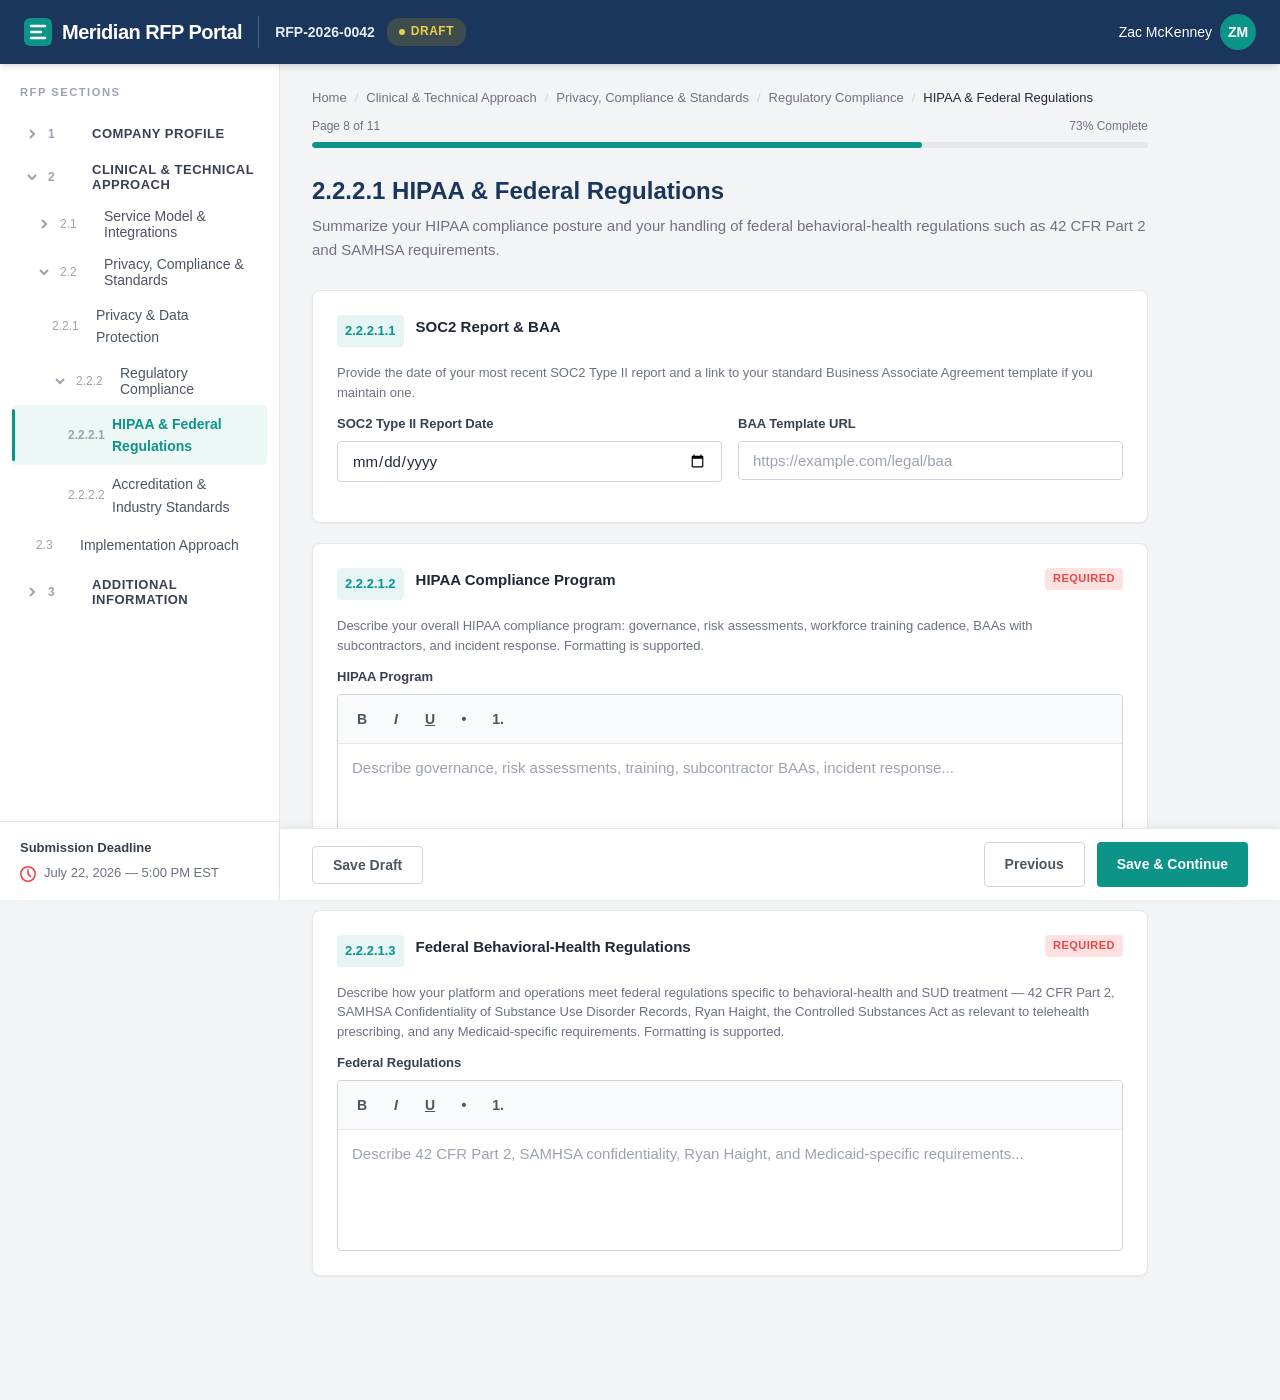
<file: pages/section2/federal-compliance.html>
<!DOCTYPE html>
<html lang="en">
<head>
  <meta charset="UTF-8">
  <meta name="viewport" content="width=device-width, initial-scale=1.0">
  <title>2.2.2.1 HIPAA & Federal Regulations - Meridian RFP Portal</title>
  <link rel="stylesheet" href="../../css/styles.css">
</head>
<body data-page-id="federal-compliance" data-depth="2">

  <header class="header">
    <div class="header-left">
      <a href="../../index.html" class="header-logo">
        <svg width="28" height="28" viewBox="0 0 28 28" fill="none"><rect width="28" height="28" rx="6" fill="#0d9488"/><path d="M7 8h14M7 14h10M7 20h14" stroke="#fff" stroke-width="2.5" stroke-linecap="round"/></svg>
        Meridian RFP Portal
      </a>
      <div class="header-divider"></div>
      <div class="header-rfp-info">
        <span class="header-rfp-number">RFP-2026-0042</span>
        <span class="status-badge status-badge--draft"><span class="status-badge-dot"></span>Draft</span>
      </div>
    </div>
    <div class="header-right">
      <div class="header-user">
        <span>Zac McKenney</span>
        <div class="header-avatar">ZM</div>
      </div>
    </div>
  </header>

  <div class="layout">
    <aside class="sidebar">
      <div class="sidebar-title">RFP Sections</div>
      <nav class="sidebar-nav" id="sidebar-nav"></nav>
      <div class="sidebar-footer">
        <strong>Submission Deadline</strong>
        <div class="sidebar-deadline">
          <svg width="16" height="16" viewBox="0 0 16 16" fill="currentColor"><path d="M8 0a8 8 0 100 16A8 8 0 008 0zm0 14.4A6.4 6.4 0 118 1.6a6.4 6.4 0 010 12.8zm.8-6.8V4a.8.8 0 00-1.6 0v4c0 .22.09.43.25.57l2.4 2.4a.8.8 0 001.13-1.13L8.8 7.6z"/></svg>
          <span>July 22, 2026 — 5:00 PM EST</span>
        </div>
      </div>
    </aside>

    <main class="main-content">
      <div class="breadcrumbs" id="breadcrumbs"></div>
      <div class="progress-bar" id="progress-bar"></div>

      <div class="page-header">
        <h1>2.2.2.1 HIPAA &amp; Federal Regulations</h1>
        <p>Summarize your HIPAA compliance posture and your handling of federal behavioral-health regulations such as 42 CFR Part 2 and SAMHSA requirements.</p>
      </div>

      <form id="page-form" novalidate>
        <!-- Q1: SOC2 Date & BAA -->
        <div class="question-card">
          <div class="question-header">
            <span class="question-number">2.2.2.1.1</span>
            <span class="question-title">SOC2 Report &amp; BAA</span>
          </div>
          <p class="question-help">Provide the date of your most recent SOC2 Type II report and a link to your standard Business Associate Agreement template if you maintain one.</p>
          <div class="form-row">
            <div class="form-group">
              <label class="form-label" for="soc2-date">SOC2 Type II Report Date</label>
              <input type="date" id="soc2-date" name="soc2_date" class="form-input">
            </div>
            <div class="form-group">
              <label class="form-label" for="baa-url">BAA Template URL</label>
              <input type="text" id="baa-url" name="baa_url" class="form-input" placeholder="https://example.com/legal/baa">
            </div>
          </div>
        </div>

        <!-- Q2: HIPAA Compliance Program -->
        <div class="question-card">
          <div class="question-header">
            <span class="question-number">2.2.2.1.2</span>
            <span class="question-title">HIPAA Compliance Program</span>
            <span class="required-badge">Required</span>
          </div>
          <p class="question-help">Describe your overall HIPAA compliance program: governance, risk assessments, workforce training cadence, BAAs with subcontractors, and incident response. Formatting is supported.</p>
          <div class="form-group">
            <label class="form-label">HIPAA Program</label>
            <div class="rich-editor">
              <div class="rich-editor-toolbar">
                <button type="button" class="rich-editor-btn" data-command="bold" title="Bold"><b>B</b></button>
                <button type="button" class="rich-editor-btn" data-command="italic" title="Italic"><i>I</i></button>
                <button type="button" class="rich-editor-btn" data-command="underline" title="Underline"><u>U</u></button>
                <button type="button" class="rich-editor-btn" data-command="insertUnorderedList" title="Bullet List">&#8226;</button>
                <button type="button" class="rich-editor-btn" data-command="insertOrderedList" title="Numbered List">1.</button>
              </div>
              <div class="rich-editor-content" contenteditable="true" data-placeholder="Describe governance, risk assessments, training, subcontractor BAAs, incident response..." id="hipaa-program" role="textbox" aria-label="HIPAA Compliance Program"></div>
            </div>
          </div>
        </div>

        <!-- Q3: Federal Behavioral-Health Regulations -->
        <div class="question-card">
          <div class="question-header">
            <span class="question-number">2.2.2.1.3</span>
            <span class="question-title">Federal Behavioral-Health Regulations</span>
            <span class="required-badge">Required</span>
          </div>
          <p class="question-help">Describe how your platform and operations meet federal regulations specific to behavioral-health and SUD treatment — 42 CFR Part 2, SAMHSA Confidentiality of Substance Use Disorder Records, Ryan Haight, the Controlled Substances Act as relevant to telehealth prescribing, and any Medicaid-specific requirements. Formatting is supported.</p>
          <div class="form-group">
            <label class="form-label">Federal Regulations</label>
            <div class="rich-editor">
              <div class="rich-editor-toolbar">
                <button type="button" class="rich-editor-btn" data-command="bold" title="Bold"><b>B</b></button>
                <button type="button" class="rich-editor-btn" data-command="italic" title="Italic"><i>I</i></button>
                <button type="button" class="rich-editor-btn" data-command="underline" title="Underline"><u>U</u></button>
                <button type="button" class="rich-editor-btn" data-command="insertUnorderedList" title="Bullet List">&#8226;</button>
                <button type="button" class="rich-editor-btn" data-command="insertOrderedList" title="Numbered List">1.</button>
              </div>
              <div class="rich-editor-content" contenteditable="true" data-placeholder="Describe 42 CFR Part 2, SAMHSA confidentiality, Ryan Haight, and Medicaid-specific requirements..." id="federal-regulations" role="textbox" aria-label="Federal Behavioral Health Regulations"></div>
            </div>
          </div>
        </div>
      </form>
    </main>
  </div>

  <div class="action-bar">
    <div class="action-bar-left">
      <button class="btn btn-secondary" id="btn-save-draft">Save Draft</button>
    </div>
    <div class="action-bar-right">
      <a class="btn btn-secondary" id="btn-prev">Previous</a>
      <a class="btn btn-primary" id="btn-next">Save &amp; Continue</a>
    </div>
  </div>

  <script src="../../js/navigation.js"></script>
  <script src="../../js/shared.js"></script>
</body>
</html>
</file>
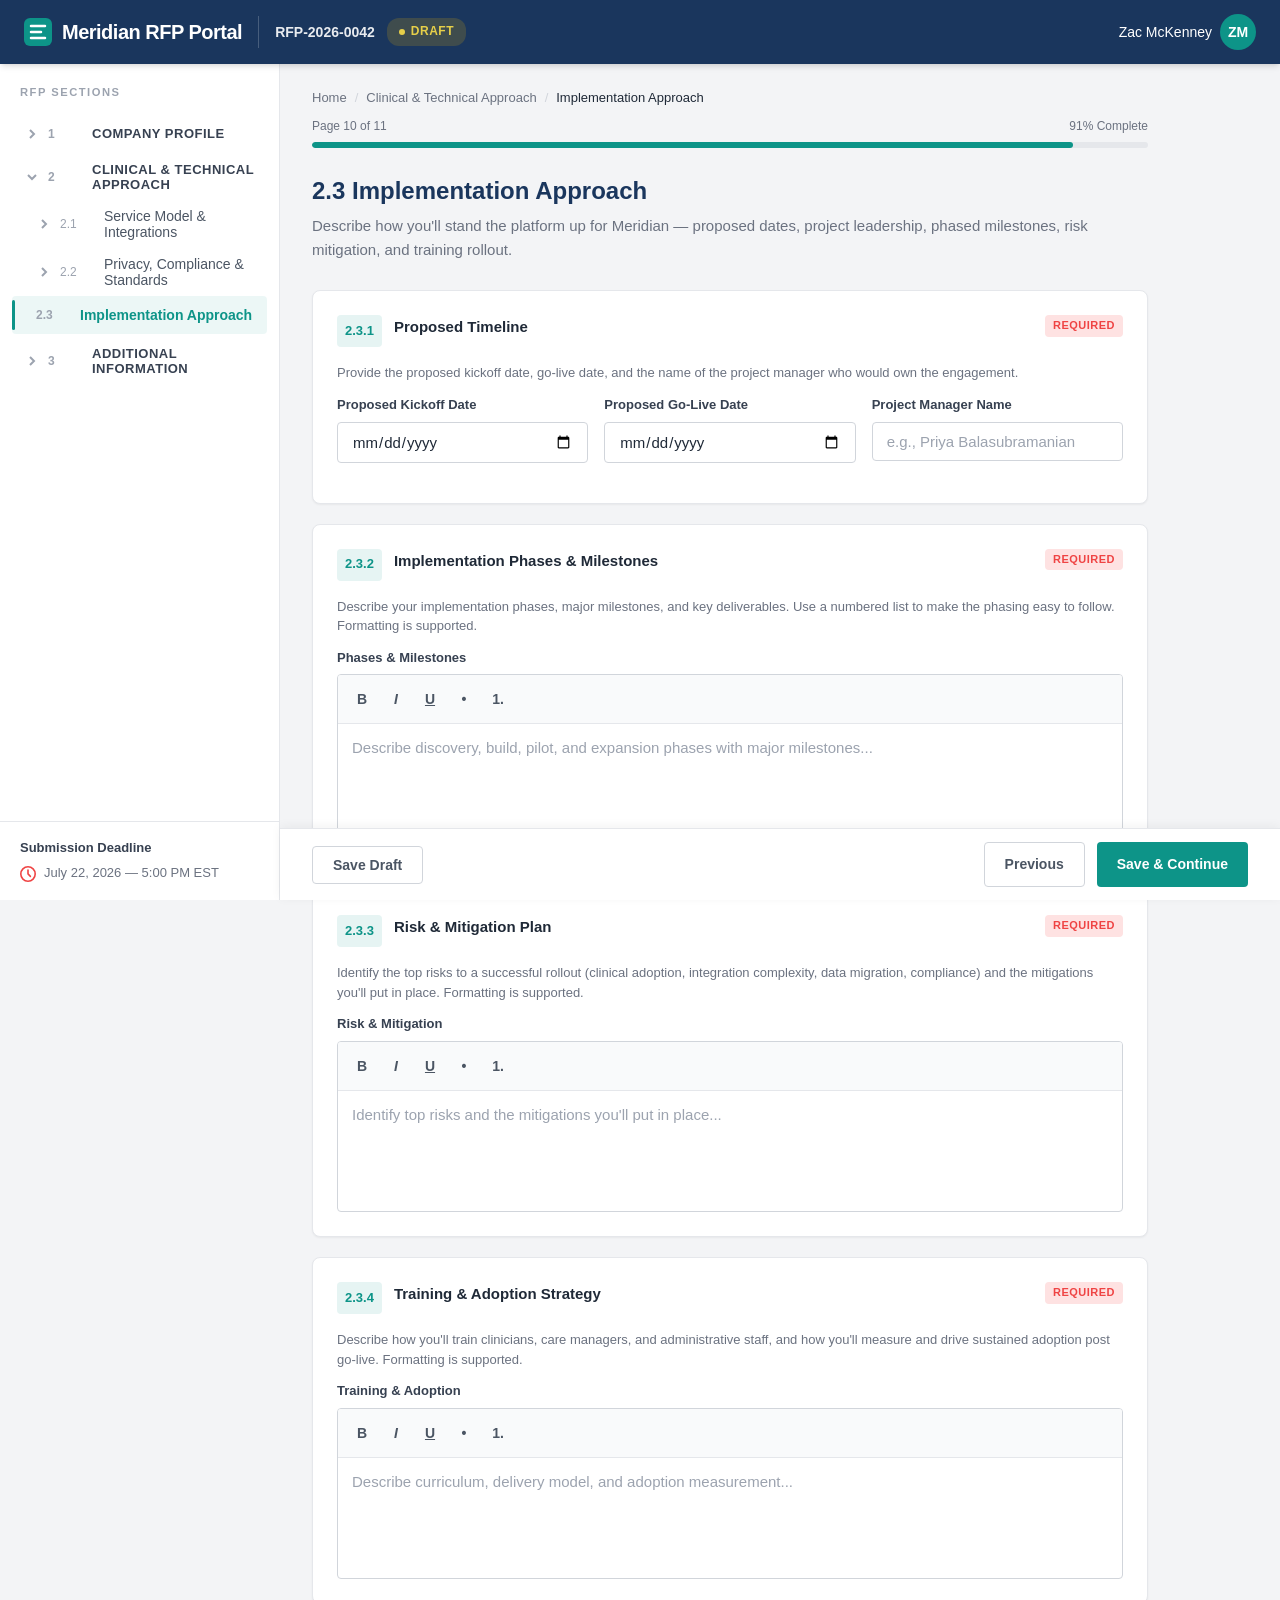
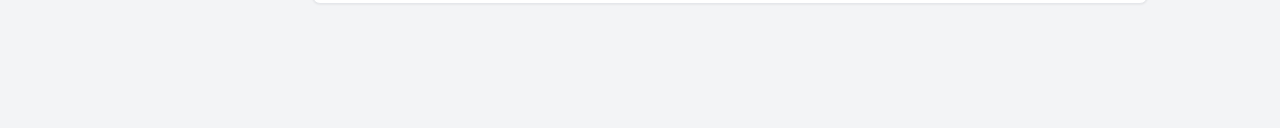
<file: pages/section2/implementation-timeline.html>
<!DOCTYPE html>
<html lang="en">
<head>
  <meta charset="UTF-8">
  <meta name="viewport" content="width=device-width, initial-scale=1.0">
  <title>2.3 Implementation Approach - Meridian RFP Portal</title>
  <link rel="stylesheet" href="../../css/styles.css">
</head>
<body data-page-id="implementation-timeline" data-depth="2">

  <header class="header">
    <div class="header-left">
      <a href="../../index.html" class="header-logo">
        <svg width="28" height="28" viewBox="0 0 28 28" fill="none"><rect width="28" height="28" rx="6" fill="#0d9488"/><path d="M7 8h14M7 14h10M7 20h14" stroke="#fff" stroke-width="2.5" stroke-linecap="round"/></svg>
        Meridian RFP Portal
      </a>
      <div class="header-divider"></div>
      <div class="header-rfp-info">
        <span class="header-rfp-number">RFP-2026-0042</span>
        <span class="status-badge status-badge--draft"><span class="status-badge-dot"></span>Draft</span>
      </div>
    </div>
    <div class="header-right">
      <div class="header-user">
        <span>Zac McKenney</span>
        <div class="header-avatar">ZM</div>
      </div>
    </div>
  </header>

  <div class="layout">
    <aside class="sidebar">
      <div class="sidebar-title">RFP Sections</div>
      <nav class="sidebar-nav" id="sidebar-nav"></nav>
      <div class="sidebar-footer">
        <strong>Submission Deadline</strong>
        <div class="sidebar-deadline">
          <svg width="16" height="16" viewBox="0 0 16 16" fill="currentColor"><path d="M8 0a8 8 0 100 16A8 8 0 008 0zm0 14.4A6.4 6.4 0 118 1.6a6.4 6.4 0 010 12.8zm.8-6.8V4a.8.8 0 00-1.6 0v4c0 .22.09.43.25.57l2.4 2.4a.8.8 0 001.13-1.13L8.8 7.6z"/></svg>
          <span>July 22, 2026 — 5:00 PM EST</span>
        </div>
      </div>
    </aside>

    <main class="main-content">
      <div class="breadcrumbs" id="breadcrumbs"></div>
      <div class="progress-bar" id="progress-bar"></div>

      <div class="page-header">
        <h1>2.3 Implementation Approach</h1>
        <p>Describe how you'll stand the platform up for Meridian — proposed dates, project leadership, phased milestones, risk mitigation, and training rollout.</p>
      </div>

      <form id="page-form" novalidate>
        <!-- Q1: Dates & PM -->
        <div class="question-card">
          <div class="question-header">
            <span class="question-number">2.3.1</span>
            <span class="question-title">Proposed Timeline</span>
            <span class="required-badge">Required</span>
          </div>
          <p class="question-help">Provide the proposed kickoff date, go-live date, and the name of the project manager who would own the engagement.</p>
          <div class="form-row form-row--3">
            <div class="form-group">
              <label class="form-label" for="kickoff-date">Proposed Kickoff Date</label>
              <input type="date" id="kickoff-date" name="kickoff_date" class="form-input">
            </div>
            <div class="form-group">
              <label class="form-label" for="go-live-date">Proposed Go-Live Date</label>
              <input type="date" id="go-live-date" name="go_live_date" class="form-input">
            </div>
            <div class="form-group">
              <label class="form-label" for="pm-name">Project Manager Name</label>
              <input type="text" id="pm-name" name="pm_name" class="form-input" placeholder="e.g., Priya Balasubramanian">
            </div>
          </div>
        </div>

        <!-- Q2: Implementation Phases -->
        <div class="question-card">
          <div class="question-header">
            <span class="question-number">2.3.2</span>
            <span class="question-title">Implementation Phases &amp; Milestones</span>
            <span class="required-badge">Required</span>
          </div>
          <p class="question-help">Describe your implementation phases, major milestones, and key deliverables. Use a numbered list to make the phasing easy to follow. Formatting is supported.</p>
          <div class="form-group">
            <label class="form-label">Phases &amp; Milestones</label>
            <div class="rich-editor">
              <div class="rich-editor-toolbar">
                <button type="button" class="rich-editor-btn" data-command="bold" title="Bold"><b>B</b></button>
                <button type="button" class="rich-editor-btn" data-command="italic" title="Italic"><i>I</i></button>
                <button type="button" class="rich-editor-btn" data-command="underline" title="Underline"><u>U</u></button>
                <button type="button" class="rich-editor-btn" data-command="insertUnorderedList" title="Bullet List">&#8226;</button>
                <button type="button" class="rich-editor-btn" data-command="insertOrderedList" title="Numbered List">1.</button>
              </div>
              <div class="rich-editor-content" contenteditable="true" data-placeholder="Describe discovery, build, pilot, and expansion phases with major milestones..." id="phases-milestones" role="textbox" aria-label="Implementation Phases and Milestones"></div>
            </div>
          </div>
        </div>

        <!-- Q3: Risk & Mitigation Plan -->
        <div class="question-card">
          <div class="question-header">
            <span class="question-number">2.3.3</span>
            <span class="question-title">Risk &amp; Mitigation Plan</span>
            <span class="required-badge">Required</span>
          </div>
          <p class="question-help">Identify the top risks to a successful rollout (clinical adoption, integration complexity, data migration, compliance) and the mitigations you'll put in place. Formatting is supported.</p>
          <div class="form-group">
            <label class="form-label">Risk &amp; Mitigation</label>
            <div class="rich-editor">
              <div class="rich-editor-toolbar">
                <button type="button" class="rich-editor-btn" data-command="bold" title="Bold"><b>B</b></button>
                <button type="button" class="rich-editor-btn" data-command="italic" title="Italic"><i>I</i></button>
                <button type="button" class="rich-editor-btn" data-command="underline" title="Underline"><u>U</u></button>
                <button type="button" class="rich-editor-btn" data-command="insertUnorderedList" title="Bullet List">&#8226;</button>
                <button type="button" class="rich-editor-btn" data-command="insertOrderedList" title="Numbered List">1.</button>
              </div>
              <div class="rich-editor-content" contenteditable="true" data-placeholder="Identify top risks and the mitigations you'll put in place..." id="risk-mitigation" role="textbox" aria-label="Risk and Mitigation Plan"></div>
            </div>
          </div>
        </div>

        <!-- Q4: Training & Adoption -->
        <div class="question-card">
          <div class="question-header">
            <span class="question-number">2.3.4</span>
            <span class="question-title">Training &amp; Adoption Strategy</span>
            <span class="required-badge">Required</span>
          </div>
          <p class="question-help">Describe how you'll train clinicians, care managers, and administrative staff, and how you'll measure and drive sustained adoption post go-live. Formatting is supported.</p>
          <div class="form-group">
            <label class="form-label">Training &amp; Adoption</label>
            <div class="rich-editor">
              <div class="rich-editor-toolbar">
                <button type="button" class="rich-editor-btn" data-command="bold" title="Bold"><b>B</b></button>
                <button type="button" class="rich-editor-btn" data-command="italic" title="Italic"><i>I</i></button>
                <button type="button" class="rich-editor-btn" data-command="underline" title="Underline"><u>U</u></button>
                <button type="button" class="rich-editor-btn" data-command="insertUnorderedList" title="Bullet List">&#8226;</button>
                <button type="button" class="rich-editor-btn" data-command="insertOrderedList" title="Numbered List">1.</button>
              </div>
              <div class="rich-editor-content" contenteditable="true" data-placeholder="Describe curriculum, delivery model, and adoption measurement..." id="training-adoption" role="textbox" aria-label="Training and Adoption Strategy"></div>
            </div>
          </div>
        </div>
      </form>
    </main>
  </div>

  <div class="action-bar">
    <div class="action-bar-left">
      <button class="btn btn-secondary" id="btn-save-draft">Save Draft</button>
    </div>
    <div class="action-bar-right">
      <a class="btn btn-secondary" id="btn-prev">Previous</a>
      <a class="btn btn-primary" id="btn-next">Save &amp; Continue</a>
    </div>
  </div>

  <script src="../../js/navigation.js"></script>
  <script src="../../js/shared.js"></script>
</body>
</html>
</file>
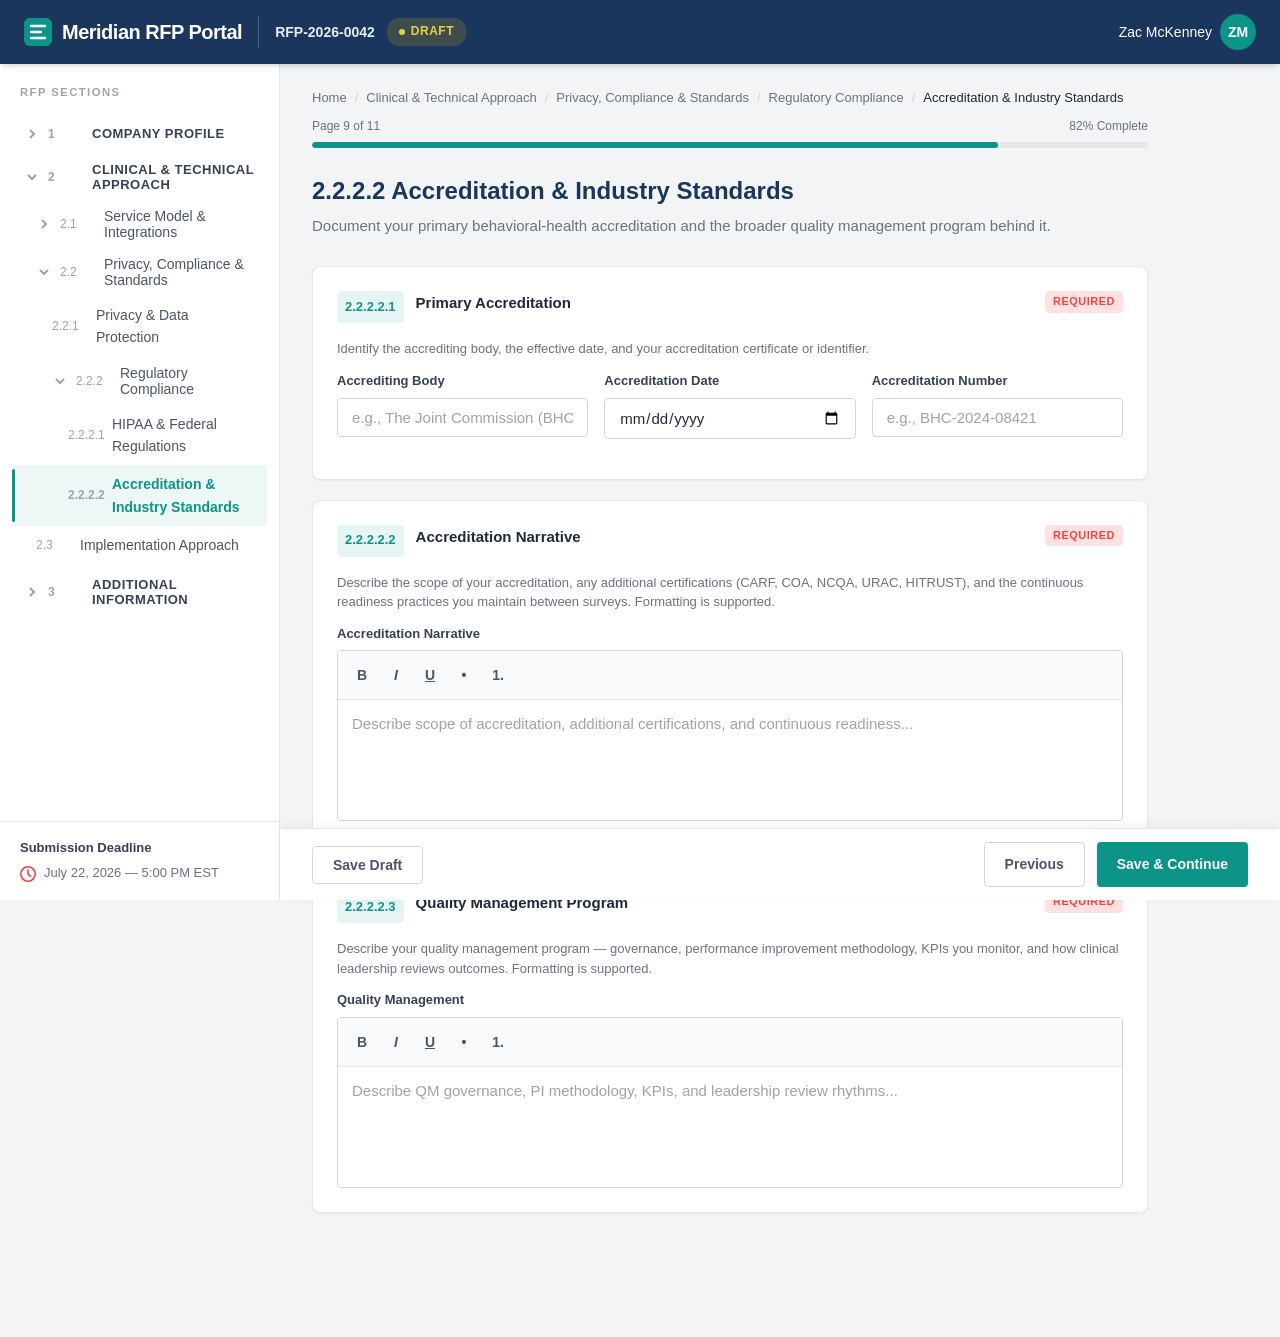
<file: pages/section2/industry-standards.html>
<!DOCTYPE html>
<html lang="en">
<head>
  <meta charset="UTF-8">
  <meta name="viewport" content="width=device-width, initial-scale=1.0">
  <title>2.2.2.2 Accreditation & Industry Standards - Meridian RFP Portal</title>
  <link rel="stylesheet" href="../../css/styles.css">
</head>
<body data-page-id="industry-standards" data-depth="2">

  <header class="header">
    <div class="header-left">
      <a href="../../index.html" class="header-logo">
        <svg width="28" height="28" viewBox="0 0 28 28" fill="none"><rect width="28" height="28" rx="6" fill="#0d9488"/><path d="M7 8h14M7 14h10M7 20h14" stroke="#fff" stroke-width="2.5" stroke-linecap="round"/></svg>
        Meridian RFP Portal
      </a>
      <div class="header-divider"></div>
      <div class="header-rfp-info">
        <span class="header-rfp-number">RFP-2026-0042</span>
        <span class="status-badge status-badge--draft"><span class="status-badge-dot"></span>Draft</span>
      </div>
    </div>
    <div class="header-right">
      <div class="header-user">
        <span>Zac McKenney</span>
        <div class="header-avatar">ZM</div>
      </div>
    </div>
  </header>

  <div class="layout">
    <aside class="sidebar">
      <div class="sidebar-title">RFP Sections</div>
      <nav class="sidebar-nav" id="sidebar-nav"></nav>
      <div class="sidebar-footer">
        <strong>Submission Deadline</strong>
        <div class="sidebar-deadline">
          <svg width="16" height="16" viewBox="0 0 16 16" fill="currentColor"><path d="M8 0a8 8 0 100 16A8 8 0 008 0zm0 14.4A6.4 6.4 0 118 1.6a6.4 6.4 0 010 12.8zm.8-6.8V4a.8.8 0 00-1.6 0v4c0 .22.09.43.25.57l2.4 2.4a.8.8 0 001.13-1.13L8.8 7.6z"/></svg>
          <span>July 22, 2026 — 5:00 PM EST</span>
        </div>
      </div>
    </aside>

    <main class="main-content">
      <div class="breadcrumbs" id="breadcrumbs"></div>
      <div class="progress-bar" id="progress-bar"></div>

      <div class="page-header">
        <h1>2.2.2.2 Accreditation &amp; Industry Standards</h1>
        <p>Document your primary behavioral-health accreditation and the broader quality management program behind it.</p>
      </div>

      <form id="page-form" novalidate>
        <!-- Q1: Accreditation Identifiers -->
        <div class="question-card">
          <div class="question-header">
            <span class="question-number">2.2.2.2.1</span>
            <span class="question-title">Primary Accreditation</span>
            <span class="required-badge">Required</span>
          </div>
          <p class="question-help">Identify the accrediting body, the effective date, and your accreditation certificate or identifier.</p>
          <div class="form-row form-row--3">
            <div class="form-group">
              <label class="form-label" for="accred-body">Accrediting Body</label>
              <input type="text" id="accred-body" name="accred_body" class="form-input" placeholder="e.g., The Joint Commission (BHC)" required>
            </div>
            <div class="form-group">
              <label class="form-label" for="accred-date">Accreditation Date</label>
              <input type="date" id="accred-date" name="accred_date" class="form-input">
            </div>
            <div class="form-group">
              <label class="form-label" for="accred-number">Accreditation Number</label>
              <input type="text" id="accred-number" name="accred_number" class="form-input" placeholder="e.g., BHC-2024-08421">
            </div>
          </div>
        </div>

        <!-- Q2: Accreditation Narrative -->
        <div class="question-card">
          <div class="question-header">
            <span class="question-number">2.2.2.2.2</span>
            <span class="question-title">Accreditation Narrative</span>
            <span class="required-badge">Required</span>
          </div>
          <p class="question-help">Describe the scope of your accreditation, any additional certifications (CARF, COA, NCQA, URAC, HITRUST), and the continuous readiness practices you maintain between surveys. Formatting is supported.</p>
          <div class="form-group">
            <label class="form-label">Accreditation Narrative</label>
            <div class="rich-editor">
              <div class="rich-editor-toolbar">
                <button type="button" class="rich-editor-btn" data-command="bold" title="Bold"><b>B</b></button>
                <button type="button" class="rich-editor-btn" data-command="italic" title="Italic"><i>I</i></button>
                <button type="button" class="rich-editor-btn" data-command="underline" title="Underline"><u>U</u></button>
                <button type="button" class="rich-editor-btn" data-command="insertUnorderedList" title="Bullet List">&#8226;</button>
                <button type="button" class="rich-editor-btn" data-command="insertOrderedList" title="Numbered List">1.</button>
              </div>
              <div class="rich-editor-content" contenteditable="true" data-placeholder="Describe scope of accreditation, additional certifications, and continuous readiness..." id="accreditation-narrative" role="textbox" aria-label="Accreditation Narrative"></div>
            </div>
          </div>
        </div>

        <!-- Q3: Quality Management Program -->
        <div class="question-card">
          <div class="question-header">
            <span class="question-number">2.2.2.2.3</span>
            <span class="question-title">Quality Management Program</span>
            <span class="required-badge">Required</span>
          </div>
          <p class="question-help">Describe your quality management program — governance, performance improvement methodology, KPIs you monitor, and how clinical leadership reviews outcomes. Formatting is supported.</p>
          <div class="form-group">
            <label class="form-label">Quality Management</label>
            <div class="rich-editor">
              <div class="rich-editor-toolbar">
                <button type="button" class="rich-editor-btn" data-command="bold" title="Bold"><b>B</b></button>
                <button type="button" class="rich-editor-btn" data-command="italic" title="Italic"><i>I</i></button>
                <button type="button" class="rich-editor-btn" data-command="underline" title="Underline"><u>U</u></button>
                <button type="button" class="rich-editor-btn" data-command="insertUnorderedList" title="Bullet List">&#8226;</button>
                <button type="button" class="rich-editor-btn" data-command="insertOrderedList" title="Numbered List">1.</button>
              </div>
              <div class="rich-editor-content" contenteditable="true" data-placeholder="Describe QM governance, PI methodology, KPIs, and leadership review rhythms..." id="quality-management" role="textbox" aria-label="Quality Management Program"></div>
            </div>
          </div>
        </div>
      </form>
    </main>
  </div>

  <div class="action-bar">
    <div class="action-bar-left">
      <button class="btn btn-secondary" id="btn-save-draft">Save Draft</button>
    </div>
    <div class="action-bar-right">
      <a class="btn btn-secondary" id="btn-prev">Previous</a>
      <a class="btn btn-primary" id="btn-next">Save &amp; Continue</a>
    </div>
  </div>

  <script src="../../js/navigation.js"></script>
  <script src="../../js/shared.js"></script>
</body>
</html>
</file>
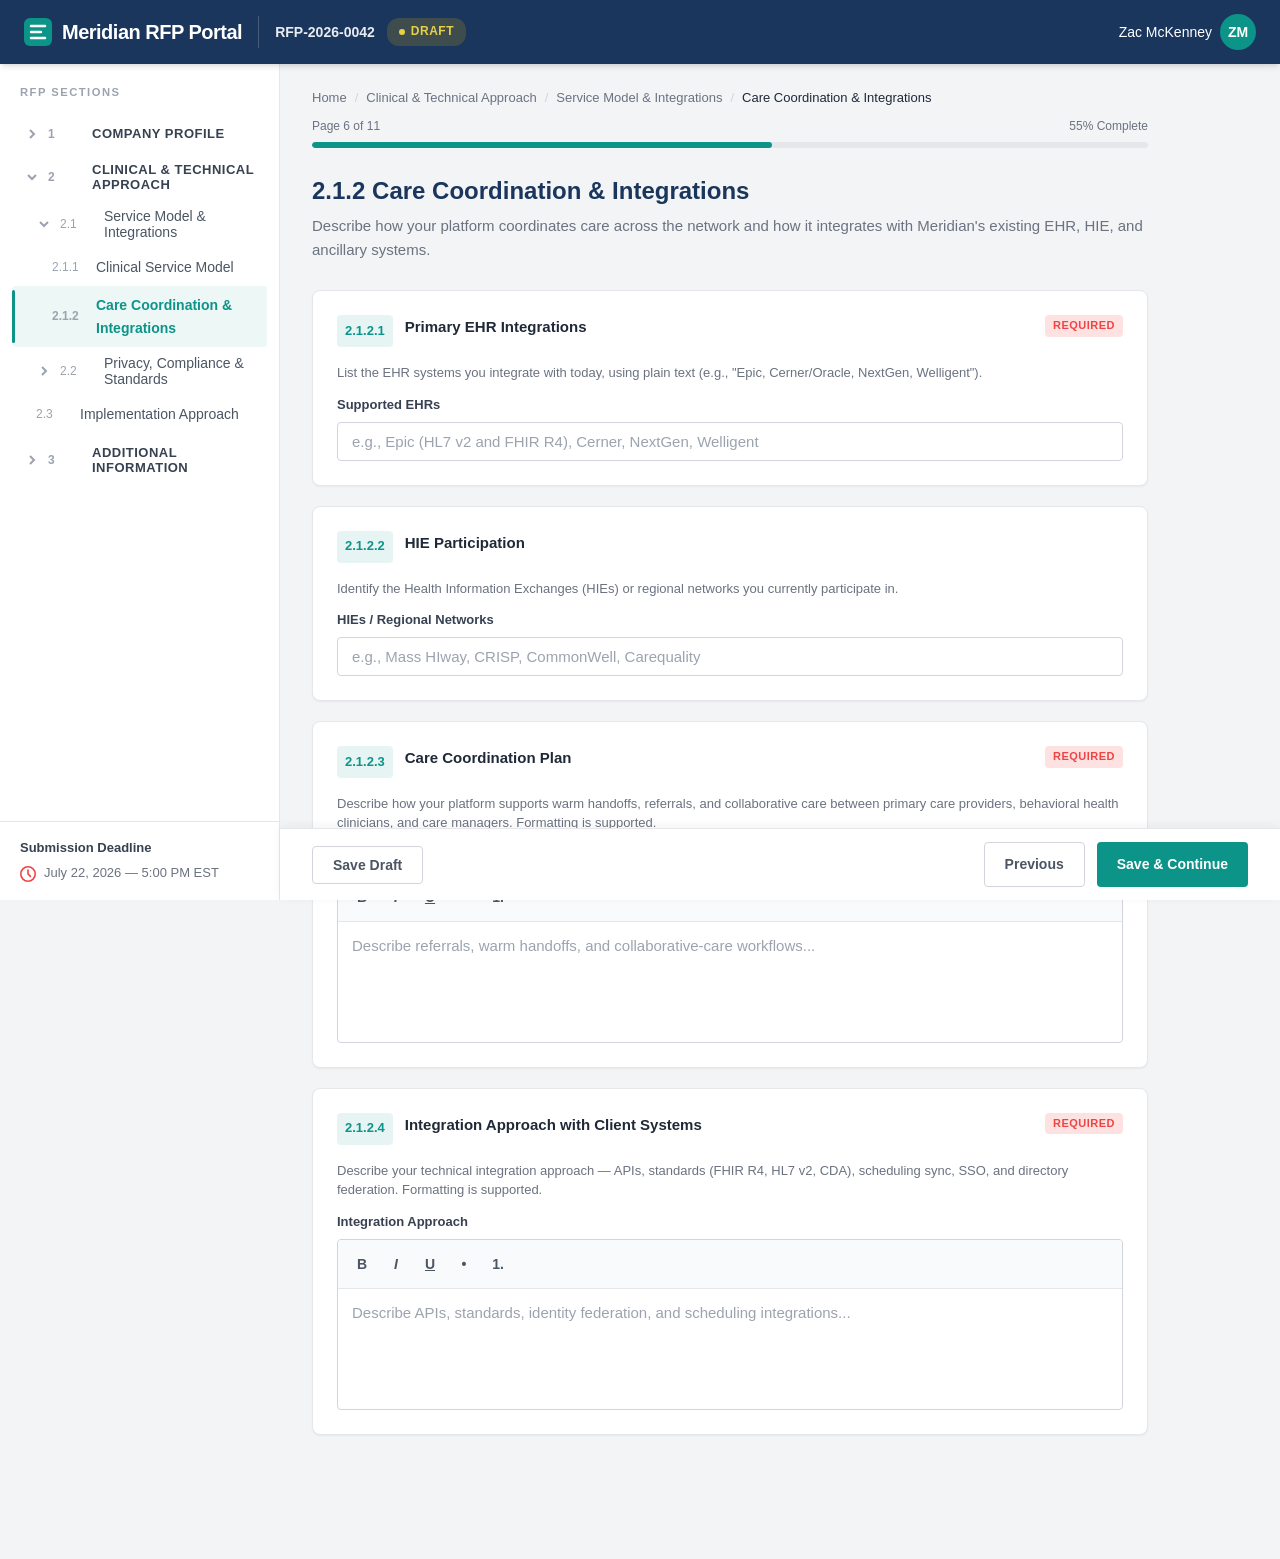
<file: pages/section2/integration-plan.html>
<!DOCTYPE html>
<html lang="en">
<head>
  <meta charset="UTF-8">
  <meta name="viewport" content="width=device-width, initial-scale=1.0">
  <title>2.1.2 Care Coordination & Integrations - Meridian RFP Portal</title>
  <link rel="stylesheet" href="../../css/styles.css">
</head>
<body data-page-id="integration-plan" data-depth="2">

  <header class="header">
    <div class="header-left">
      <a href="../../index.html" class="header-logo">
        <svg width="28" height="28" viewBox="0 0 28 28" fill="none"><rect width="28" height="28" rx="6" fill="#0d9488"/><path d="M7 8h14M7 14h10M7 20h14" stroke="#fff" stroke-width="2.5" stroke-linecap="round"/></svg>
        Meridian RFP Portal
      </a>
      <div class="header-divider"></div>
      <div class="header-rfp-info">
        <span class="header-rfp-number">RFP-2026-0042</span>
        <span class="status-badge status-badge--draft"><span class="status-badge-dot"></span>Draft</span>
      </div>
    </div>
    <div class="header-right">
      <div class="header-user">
        <span>Zac McKenney</span>
        <div class="header-avatar">ZM</div>
      </div>
    </div>
  </header>

  <div class="layout">
    <aside class="sidebar">
      <div class="sidebar-title">RFP Sections</div>
      <nav class="sidebar-nav" id="sidebar-nav"></nav>
      <div class="sidebar-footer">
        <strong>Submission Deadline</strong>
        <div class="sidebar-deadline">
          <svg width="16" height="16" viewBox="0 0 16 16" fill="currentColor"><path d="M8 0a8 8 0 100 16A8 8 0 008 0zm0 14.4A6.4 6.4 0 118 1.6a6.4 6.4 0 010 12.8zm.8-6.8V4a.8.8 0 00-1.6 0v4c0 .22.09.43.25.57l2.4 2.4a.8.8 0 001.13-1.13L8.8 7.6z"/></svg>
          <span>July 22, 2026 — 5:00 PM EST</span>
        </div>
      </div>
    </aside>

    <main class="main-content">
      <div class="breadcrumbs" id="breadcrumbs"></div>
      <div class="progress-bar" id="progress-bar"></div>

      <div class="page-header">
        <h1>2.1.2 Care Coordination &amp; Integrations</h1>
        <p>Describe how your platform coordinates care across the network and how it integrates with Meridian's existing EHR, HIE, and ancillary systems.</p>
      </div>

      <form id="page-form" novalidate>
        <!-- Q1: EHR Integrations -->
        <div class="question-card">
          <div class="question-header">
            <span class="question-number">2.1.2.1</span>
            <span class="question-title">Primary EHR Integrations</span>
            <span class="required-badge">Required</span>
          </div>
          <p class="question-help">List the EHR systems you integrate with today, using plain text (e.g., "Epic, Cerner/Oracle, NextGen, Welligent").</p>
          <div class="form-group">
            <label class="form-label" for="ehr-integrations">Supported EHRs</label>
            <input type="text" id="ehr-integrations" name="ehr_integrations" class="form-input" placeholder="e.g., Epic (HL7 v2 and FHIR R4), Cerner, NextGen, Welligent" required>
          </div>
        </div>

        <!-- Q2: HIE Participation -->
        <div class="question-card">
          <div class="question-header">
            <span class="question-number">2.1.2.2</span>
            <span class="question-title">HIE Participation</span>
          </div>
          <p class="question-help">Identify the Health Information Exchanges (HIEs) or regional networks you currently participate in.</p>
          <div class="form-group">
            <label class="form-label" for="hie-participation">HIEs / Regional Networks</label>
            <input type="text" id="hie-participation" name="hie_participation" class="form-input" placeholder="e.g., Mass HIway, CRISP, CommonWell, Carequality">
          </div>
        </div>

        <!-- Q3: Care Coordination Plan -->
        <div class="question-card">
          <div class="question-header">
            <span class="question-number">2.1.2.3</span>
            <span class="question-title">Care Coordination Plan</span>
            <span class="required-badge">Required</span>
          </div>
          <p class="question-help">Describe how your platform supports warm handoffs, referrals, and collaborative care between primary care providers, behavioral health clinicians, and care managers. Formatting is supported.</p>
          <div class="form-group">
            <label class="form-label">Care Coordination</label>
            <div class="rich-editor">
              <div class="rich-editor-toolbar">
                <button type="button" class="rich-editor-btn" data-command="bold" title="Bold"><b>B</b></button>
                <button type="button" class="rich-editor-btn" data-command="italic" title="Italic"><i>I</i></button>
                <button type="button" class="rich-editor-btn" data-command="underline" title="Underline"><u>U</u></button>
                <button type="button" class="rich-editor-btn" data-command="insertUnorderedList" title="Bullet List">&#8226;</button>
                <button type="button" class="rich-editor-btn" data-command="insertOrderedList" title="Numbered List">1.</button>
              </div>
              <div class="rich-editor-content" contenteditable="true" data-placeholder="Describe referrals, warm handoffs, and collaborative-care workflows..." id="care-coordination" role="textbox" aria-label="Care Coordination Plan"></div>
            </div>
          </div>
        </div>

        <!-- Q4: Integration Approach -->
        <div class="question-card">
          <div class="question-header">
            <span class="question-number">2.1.2.4</span>
            <span class="question-title">Integration Approach with Client Systems</span>
            <span class="required-badge">Required</span>
          </div>
          <p class="question-help">Describe your technical integration approach — APIs, standards (FHIR R4, HL7 v2, CDA), scheduling sync, SSO, and directory federation. Formatting is supported.</p>
          <div class="form-group">
            <label class="form-label">Integration Approach</label>
            <div class="rich-editor">
              <div class="rich-editor-toolbar">
                <button type="button" class="rich-editor-btn" data-command="bold" title="Bold"><b>B</b></button>
                <button type="button" class="rich-editor-btn" data-command="italic" title="Italic"><i>I</i></button>
                <button type="button" class="rich-editor-btn" data-command="underline" title="Underline"><u>U</u></button>
                <button type="button" class="rich-editor-btn" data-command="insertUnorderedList" title="Bullet List">&#8226;</button>
                <button type="button" class="rich-editor-btn" data-command="insertOrderedList" title="Numbered List">1.</button>
              </div>
              <div class="rich-editor-content" contenteditable="true" data-placeholder="Describe APIs, standards, identity federation, and scheduling integrations..." id="integration-approach" role="textbox" aria-label="Integration Approach"></div>
            </div>
          </div>
        </div>
      </form>
    </main>
  </div>

  <div class="action-bar">
    <div class="action-bar-left">
      <button class="btn btn-secondary" id="btn-save-draft">Save Draft</button>
    </div>
    <div class="action-bar-right">
      <a class="btn btn-secondary" id="btn-prev">Previous</a>
      <a class="btn btn-primary" id="btn-next">Save &amp; Continue</a>
    </div>
  </div>

  <script src="../../js/navigation.js"></script>
  <script src="../../js/shared.js"></script>
</body>
</html>
</file>
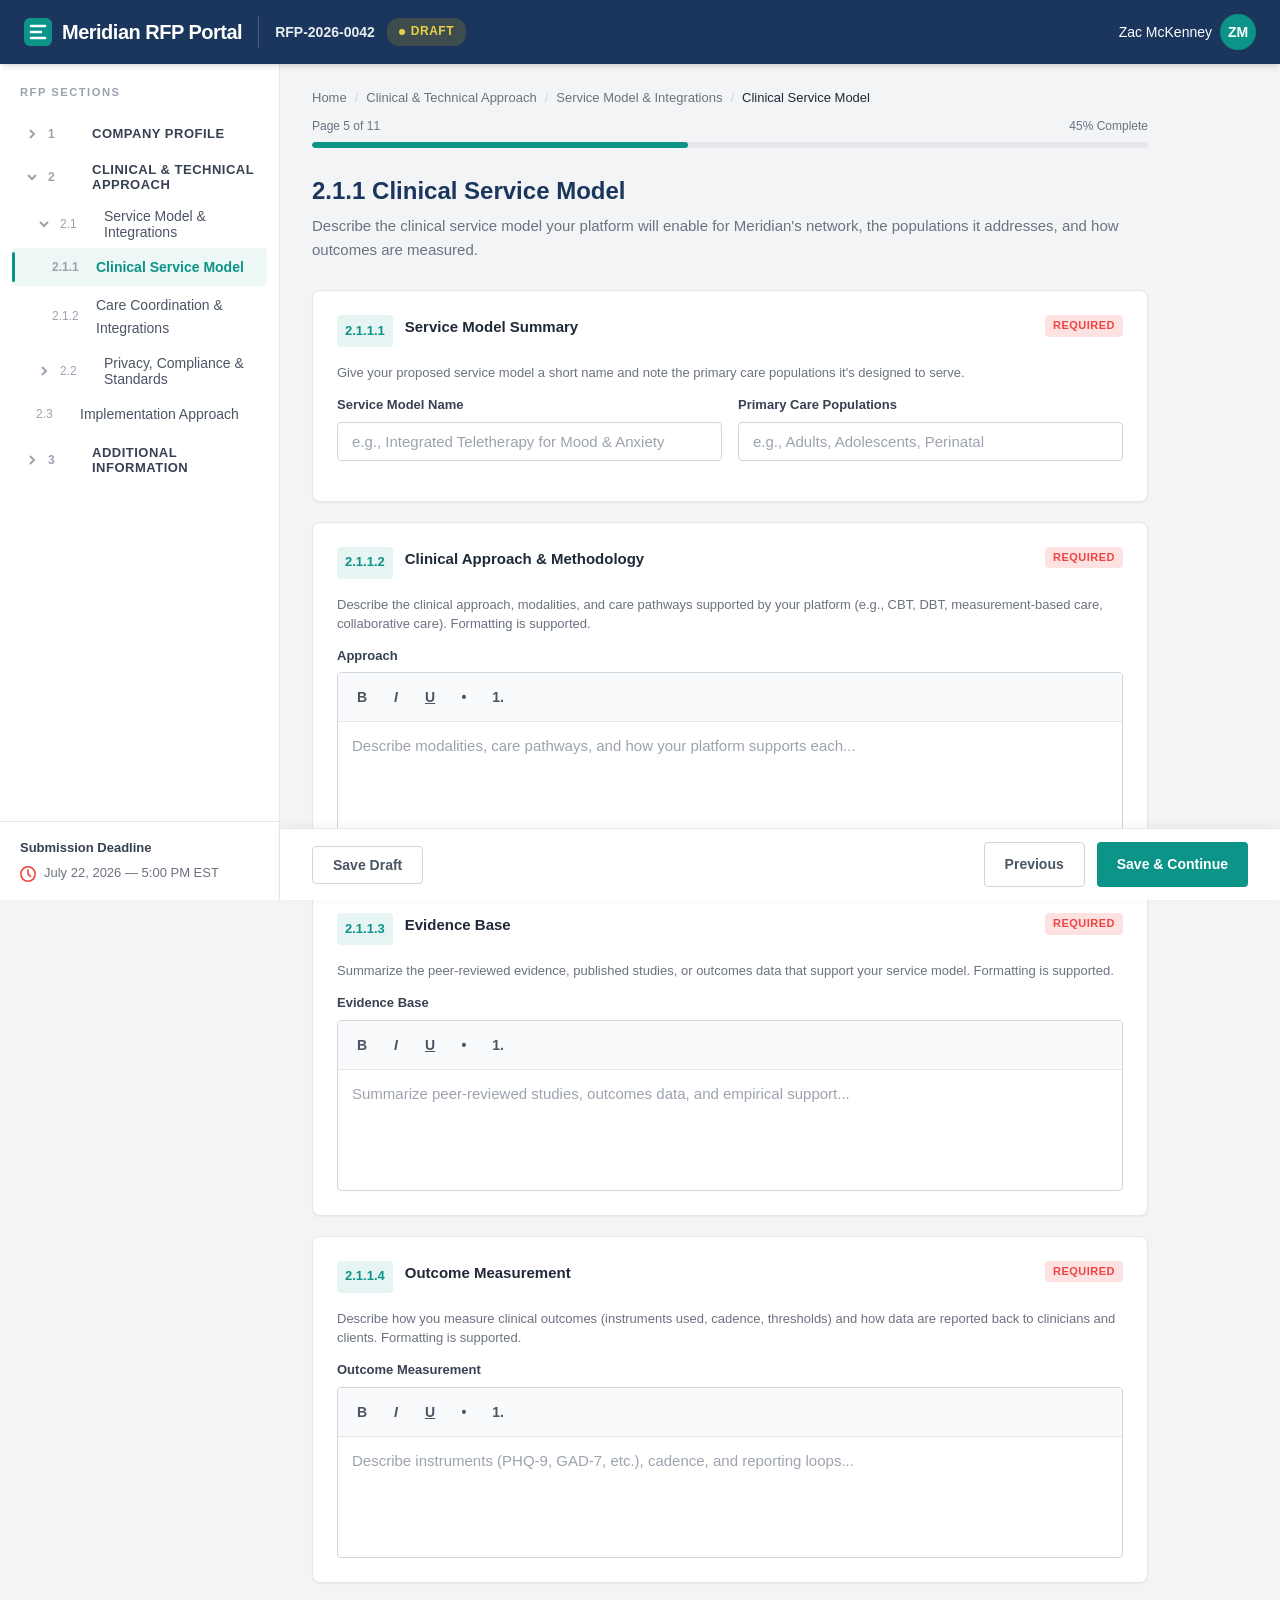
<file: pages/section2/system-design.html>
<!DOCTYPE html>
<html lang="en">
<head>
  <meta charset="UTF-8">
  <meta name="viewport" content="width=device-width, initial-scale=1.0">
  <title>2.1.1 Clinical Service Model - Meridian RFP Portal</title>
  <link rel="stylesheet" href="../../css/styles.css">
</head>
<body data-page-id="system-design" data-depth="2">

  <header class="header">
    <div class="header-left">
      <a href="../../index.html" class="header-logo">
        <svg width="28" height="28" viewBox="0 0 28 28" fill="none"><rect width="28" height="28" rx="6" fill="#0d9488"/><path d="M7 8h14M7 14h10M7 20h14" stroke="#fff" stroke-width="2.5" stroke-linecap="round"/></svg>
        Meridian RFP Portal
      </a>
      <div class="header-divider"></div>
      <div class="header-rfp-info">
        <span class="header-rfp-number">RFP-2026-0042</span>
        <span class="status-badge status-badge--draft"><span class="status-badge-dot"></span>Draft</span>
      </div>
    </div>
    <div class="header-right">
      <div class="header-user">
        <span>Zac McKenney</span>
        <div class="header-avatar">ZM</div>
      </div>
    </div>
  </header>

  <div class="layout">
    <aside class="sidebar">
      <div class="sidebar-title">RFP Sections</div>
      <nav class="sidebar-nav" id="sidebar-nav"></nav>
      <div class="sidebar-footer">
        <strong>Submission Deadline</strong>
        <div class="sidebar-deadline">
          <svg width="16" height="16" viewBox="0 0 16 16" fill="currentColor"><path d="M8 0a8 8 0 100 16A8 8 0 008 0zm0 14.4A6.4 6.4 0 118 1.6a6.4 6.4 0 010 12.8zm.8-6.8V4a.8.8 0 00-1.6 0v4c0 .22.09.43.25.57l2.4 2.4a.8.8 0 001.13-1.13L8.8 7.6z"/></svg>
          <span>July 22, 2026 — 5:00 PM EST</span>
        </div>
      </div>
    </aside>

    <main class="main-content">
      <div class="breadcrumbs" id="breadcrumbs"></div>
      <div class="progress-bar" id="progress-bar"></div>

      <div class="page-header">
        <h1>2.1.1 Clinical Service Model</h1>
        <p>Describe the clinical service model your platform will enable for Meridian's network, the populations it addresses, and how outcomes are measured.</p>
      </div>

      <form id="page-form" novalidate>
        <!-- Q1: Service Model Identifiers -->
        <div class="question-card">
          <div class="question-header">
            <span class="question-number">2.1.1.1</span>
            <span class="question-title">Service Model Summary</span>
            <span class="required-badge">Required</span>
          </div>
          <p class="question-help">Give your proposed service model a short name and note the primary care populations it's designed to serve.</p>
          <div class="form-row">
            <div class="form-group">
              <label class="form-label" for="model-name">Service Model Name</label>
              <input type="text" id="model-name" name="model_name" class="form-input" placeholder="e.g., Integrated Teletherapy for Mood &amp; Anxiety" required>
            </div>
            <div class="form-group">
              <label class="form-label" for="populations">Primary Care Populations</label>
              <input type="text" id="populations" name="populations" class="form-input" placeholder="e.g., Adults, Adolescents, Perinatal" required>
            </div>
          </div>
        </div>

        <!-- Q2: Clinical Approach -->
        <div class="question-card">
          <div class="question-header">
            <span class="question-number">2.1.1.2</span>
            <span class="question-title">Clinical Approach &amp; Methodology</span>
            <span class="required-badge">Required</span>
          </div>
          <p class="question-help">Describe the clinical approach, modalities, and care pathways supported by your platform (e.g., CBT, DBT, measurement-based care, collaborative care). Formatting is supported.</p>
          <div class="form-group">
            <label class="form-label">Approach</label>
            <div class="rich-editor">
              <div class="rich-editor-toolbar">
                <button type="button" class="rich-editor-btn" data-command="bold" title="Bold"><b>B</b></button>
                <button type="button" class="rich-editor-btn" data-command="italic" title="Italic"><i>I</i></button>
                <button type="button" class="rich-editor-btn" data-command="underline" title="Underline"><u>U</u></button>
                <button type="button" class="rich-editor-btn" data-command="insertUnorderedList" title="Bullet List">&#8226;</button>
                <button type="button" class="rich-editor-btn" data-command="insertOrderedList" title="Numbered List">1.</button>
              </div>
              <div class="rich-editor-content" contenteditable="true" data-placeholder="Describe modalities, care pathways, and how your platform supports each..." id="clinical-approach" role="textbox" aria-label="Clinical Approach and Methodology"></div>
            </div>
          </div>
        </div>

        <!-- Q3: Evidence Base -->
        <div class="question-card">
          <div class="question-header">
            <span class="question-number">2.1.1.3</span>
            <span class="question-title">Evidence Base</span>
            <span class="required-badge">Required</span>
          </div>
          <p class="question-help">Summarize the peer-reviewed evidence, published studies, or outcomes data that support your service model. Formatting is supported.</p>
          <div class="form-group">
            <label class="form-label">Evidence Base</label>
            <div class="rich-editor">
              <div class="rich-editor-toolbar">
                <button type="button" class="rich-editor-btn" data-command="bold" title="Bold"><b>B</b></button>
                <button type="button" class="rich-editor-btn" data-command="italic" title="Italic"><i>I</i></button>
                <button type="button" class="rich-editor-btn" data-command="underline" title="Underline"><u>U</u></button>
                <button type="button" class="rich-editor-btn" data-command="insertUnorderedList" title="Bullet List">&#8226;</button>
                <button type="button" class="rich-editor-btn" data-command="insertOrderedList" title="Numbered List">1.</button>
              </div>
              <div class="rich-editor-content" contenteditable="true" data-placeholder="Summarize peer-reviewed studies, outcomes data, and empirical support..." id="evidence-base" role="textbox" aria-label="Evidence Base"></div>
            </div>
          </div>
        </div>

        <!-- Q4: Outcome Measurement -->
        <div class="question-card">
          <div class="question-header">
            <span class="question-number">2.1.1.4</span>
            <span class="question-title">Outcome Measurement</span>
            <span class="required-badge">Required</span>
          </div>
          <p class="question-help">Describe how you measure clinical outcomes (instruments used, cadence, thresholds) and how data are reported back to clinicians and clients. Formatting is supported.</p>
          <div class="form-group">
            <label class="form-label">Outcome Measurement</label>
            <div class="rich-editor">
              <div class="rich-editor-toolbar">
                <button type="button" class="rich-editor-btn" data-command="bold" title="Bold"><b>B</b></button>
                <button type="button" class="rich-editor-btn" data-command="italic" title="Italic"><i>I</i></button>
                <button type="button" class="rich-editor-btn" data-command="underline" title="Underline"><u>U</u></button>
                <button type="button" class="rich-editor-btn" data-command="insertUnorderedList" title="Bullet List">&#8226;</button>
                <button type="button" class="rich-editor-btn" data-command="insertOrderedList" title="Numbered List">1.</button>
              </div>
              <div class="rich-editor-content" contenteditable="true" data-placeholder="Describe instruments (PHQ-9, GAD-7, etc.), cadence, and reporting loops..." id="outcomes" role="textbox" aria-label="Outcome Measurement"></div>
            </div>
          </div>
        </div>
      </form>
    </main>
  </div>

  <div class="action-bar">
    <div class="action-bar-left">
      <button class="btn btn-secondary" id="btn-save-draft">Save Draft</button>
    </div>
    <div class="action-bar-right">
      <a class="btn btn-secondary" id="btn-prev">Previous</a>
      <a class="btn btn-primary" id="btn-next">Save &amp; Continue</a>
    </div>
  </div>

  <script src="../../js/navigation.js"></script>
  <script src="../../js/shared.js"></script>
</body>
</html>
</file>
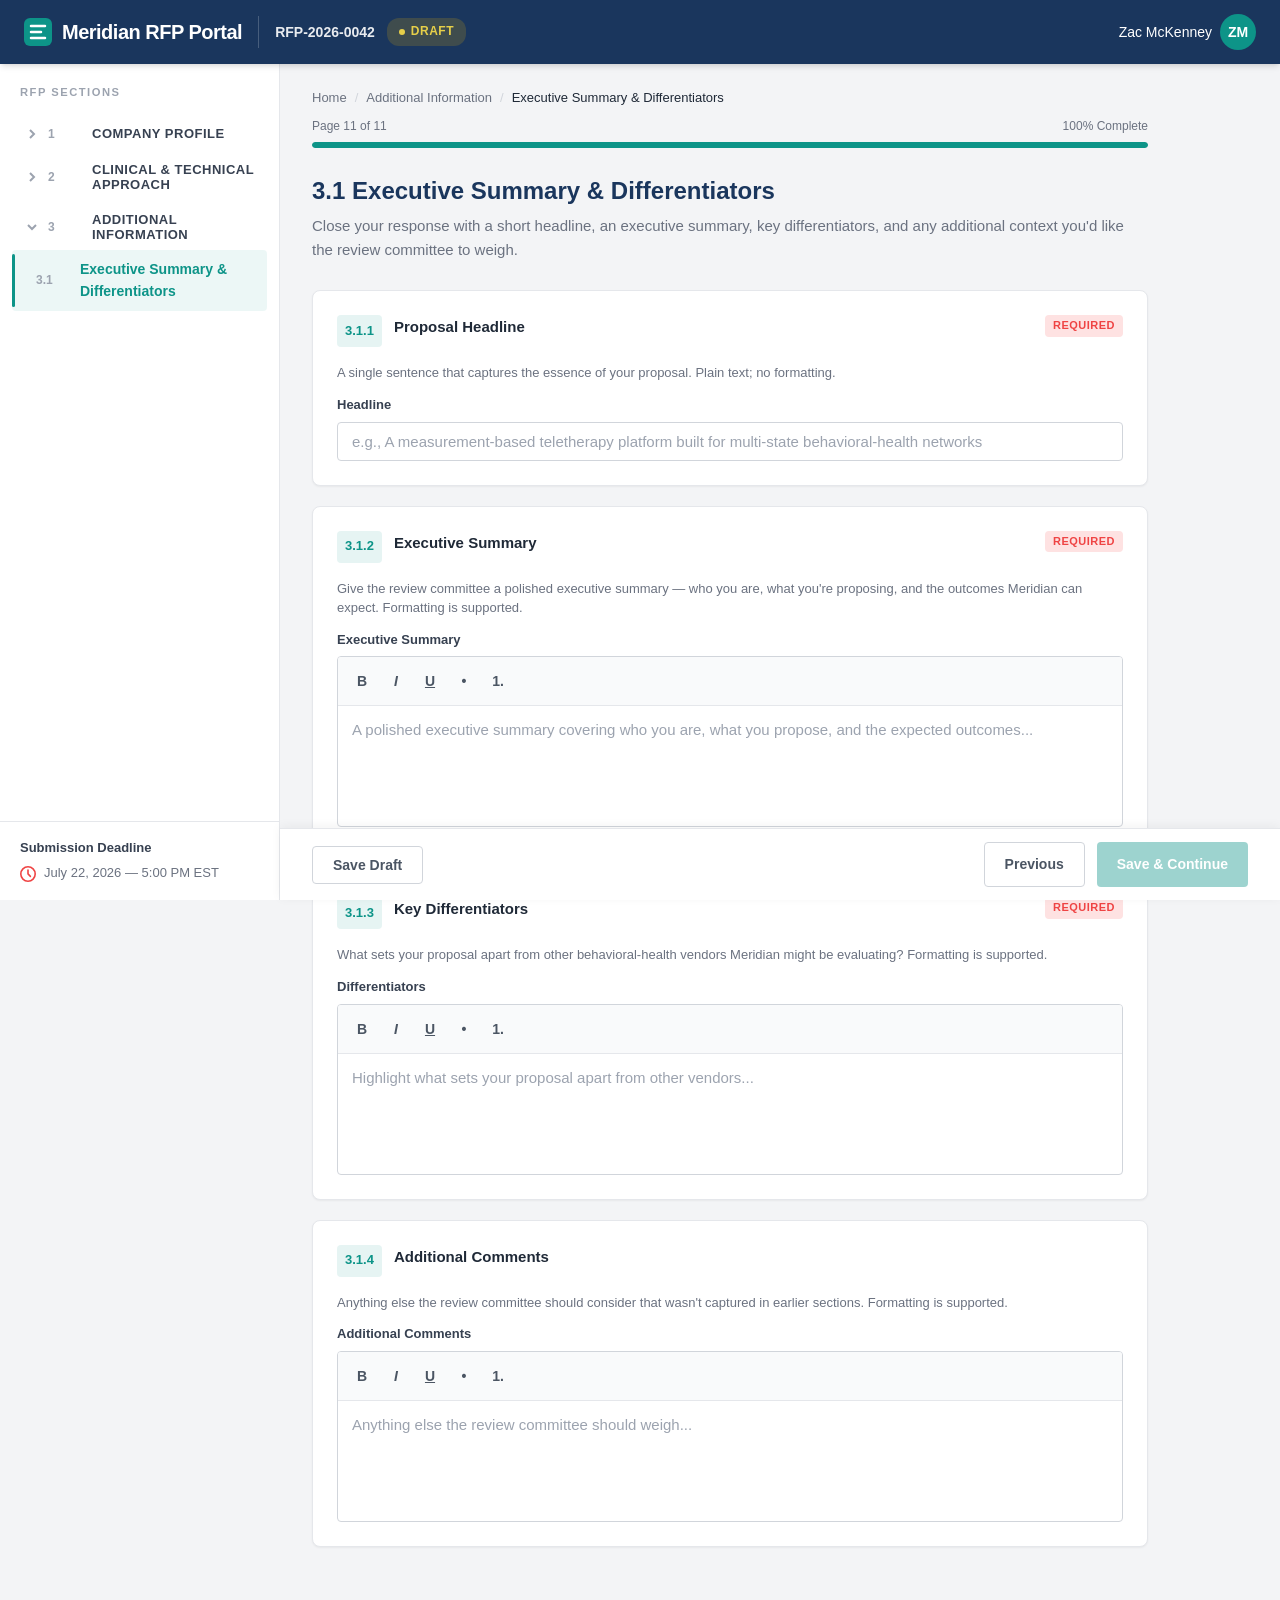
<file: pages/section3/additional-information.html>
<!DOCTYPE html>
<html lang="en">
<head>
  <meta charset="UTF-8">
  <meta name="viewport" content="width=device-width, initial-scale=1.0">
  <title>3.1 Executive Summary & Differentiators - Meridian RFP Portal</title>
  <link rel="stylesheet" href="../../css/styles.css">
</head>
<body data-page-id="additional-information" data-depth="2">

  <header class="header">
    <div class="header-left">
      <a href="../../index.html" class="header-logo">
        <svg width="28" height="28" viewBox="0 0 28 28" fill="none"><rect width="28" height="28" rx="6" fill="#0d9488"/><path d="M7 8h14M7 14h10M7 20h14" stroke="#fff" stroke-width="2.5" stroke-linecap="round"/></svg>
        Meridian RFP Portal
      </a>
      <div class="header-divider"></div>
      <div class="header-rfp-info">
        <span class="header-rfp-number">RFP-2026-0042</span>
        <span class="status-badge status-badge--draft"><span class="status-badge-dot"></span>Draft</span>
      </div>
    </div>
    <div class="header-right">
      <div class="header-user">
        <span>Zac McKenney</span>
        <div class="header-avatar">ZM</div>
      </div>
    </div>
  </header>

  <div class="layout">
    <aside class="sidebar">
      <div class="sidebar-title">RFP Sections</div>
      <nav class="sidebar-nav" id="sidebar-nav"></nav>
      <div class="sidebar-footer">
        <strong>Submission Deadline</strong>
        <div class="sidebar-deadline">
          <svg width="16" height="16" viewBox="0 0 16 16" fill="currentColor"><path d="M8 0a8 8 0 100 16A8 8 0 008 0zm0 14.4A6.4 6.4 0 118 1.6a6.4 6.4 0 010 12.8zm.8-6.8V4a.8.8 0 00-1.6 0v4c0 .22.09.43.25.57l2.4 2.4a.8.8 0 001.13-1.13L8.8 7.6z"/></svg>
          <span>July 22, 2026 — 5:00 PM EST</span>
        </div>
      </div>
    </aside>

    <main class="main-content">
      <div class="breadcrumbs" id="breadcrumbs"></div>
      <div class="progress-bar" id="progress-bar"></div>

      <div class="page-header">
        <h1>3.1 Executive Summary &amp; Differentiators</h1>
        <p>Close your response with a short headline, an executive summary, key differentiators, and any additional context you'd like the review committee to weigh.</p>
      </div>

      <form id="page-form" novalidate>
        <!-- Q1: Proposal Headline -->
        <div class="question-card">
          <div class="question-header">
            <span class="question-number">3.1.1</span>
            <span class="question-title">Proposal Headline</span>
            <span class="required-badge">Required</span>
          </div>
          <p class="question-help">A single sentence that captures the essence of your proposal. Plain text; no formatting.</p>
          <div class="form-group">
            <label class="form-label" for="proposal-headline">Headline</label>
            <input type="text" id="proposal-headline" name="proposal_headline" class="form-input" placeholder="e.g., A measurement-based teletherapy platform built for multi-state behavioral-health networks" required>
          </div>
        </div>

        <!-- Q2: Executive Summary -->
        <div class="question-card">
          <div class="question-header">
            <span class="question-number">3.1.2</span>
            <span class="question-title">Executive Summary</span>
            <span class="required-badge">Required</span>
          </div>
          <p class="question-help">Give the review committee a polished executive summary — who you are, what you're proposing, and the outcomes Meridian can expect. Formatting is supported.</p>
          <div class="form-group">
            <label class="form-label">Executive Summary</label>
            <div class="rich-editor">
              <div class="rich-editor-toolbar">
                <button type="button" class="rich-editor-btn" data-command="bold" title="Bold"><b>B</b></button>
                <button type="button" class="rich-editor-btn" data-command="italic" title="Italic"><i>I</i></button>
                <button type="button" class="rich-editor-btn" data-command="underline" title="Underline"><u>U</u></button>
                <button type="button" class="rich-editor-btn" data-command="insertUnorderedList" title="Bullet List">&#8226;</button>
                <button type="button" class="rich-editor-btn" data-command="insertOrderedList" title="Numbered List">1.</button>
              </div>
              <div class="rich-editor-content" contenteditable="true" data-placeholder="A polished executive summary covering who you are, what you propose, and the expected outcomes..." id="exec-summary" role="textbox" aria-label="Executive Summary"></div>
            </div>
          </div>
        </div>

        <!-- Q3: Key Differentiators -->
        <div class="question-card">
          <div class="question-header">
            <span class="question-number">3.1.3</span>
            <span class="question-title">Key Differentiators</span>
            <span class="required-badge">Required</span>
          </div>
          <p class="question-help">What sets your proposal apart from other behavioral-health vendors Meridian might be evaluating? Formatting is supported.</p>
          <div class="form-group">
            <label class="form-label">Differentiators</label>
            <div class="rich-editor">
              <div class="rich-editor-toolbar">
                <button type="button" class="rich-editor-btn" data-command="bold" title="Bold"><b>B</b></button>
                <button type="button" class="rich-editor-btn" data-command="italic" title="Italic"><i>I</i></button>
                <button type="button" class="rich-editor-btn" data-command="underline" title="Underline"><u>U</u></button>
                <button type="button" class="rich-editor-btn" data-command="insertUnorderedList" title="Bullet List">&#8226;</button>
                <button type="button" class="rich-editor-btn" data-command="insertOrderedList" title="Numbered List">1.</button>
              </div>
              <div class="rich-editor-content" contenteditable="true" data-placeholder="Highlight what sets your proposal apart from other vendors..." id="differentiators" role="textbox" aria-label="Key Differentiators"></div>
            </div>
          </div>
        </div>

        <!-- Q4: Additional Comments -->
        <div class="question-card">
          <div class="question-header">
            <span class="question-number">3.1.4</span>
            <span class="question-title">Additional Comments</span>
          </div>
          <p class="question-help">Anything else the review committee should consider that wasn't captured in earlier sections. Formatting is supported.</p>
          <div class="form-group">
            <label class="form-label">Additional Comments</label>
            <div class="rich-editor">
              <div class="rich-editor-toolbar">
                <button type="button" class="rich-editor-btn" data-command="bold" title="Bold"><b>B</b></button>
                <button type="button" class="rich-editor-btn" data-command="italic" title="Italic"><i>I</i></button>
                <button type="button" class="rich-editor-btn" data-command="underline" title="Underline"><u>U</u></button>
                <button type="button" class="rich-editor-btn" data-command="insertUnorderedList" title="Bullet List">&#8226;</button>
                <button type="button" class="rich-editor-btn" data-command="insertOrderedList" title="Numbered List">1.</button>
              </div>
              <div class="rich-editor-content" contenteditable="true" data-placeholder="Anything else the review committee should weigh..." id="additional-comments" role="textbox" aria-label="Additional Comments"></div>
            </div>
          </div>
        </div>
      </form>
    </main>
  </div>

  <div class="action-bar">
    <div class="action-bar-left">
      <button class="btn btn-secondary" id="btn-save-draft">Save Draft</button>
    </div>
    <div class="action-bar-right">
      <a class="btn btn-secondary" id="btn-prev">Previous</a>
      <a class="btn btn-primary" id="btn-next">Save &amp; Continue</a>
    </div>
  </div>

  <script src="../../js/navigation.js"></script>
  <script src="../../js/shared.js"></script>
</body>
</html>
</file>
<file: css/styles.css>
/* ========================================
   Meridian RFP Portal - Styles
   ======================================== */

/* Reset & Base */
*, *::before, *::after { box-sizing: border-box; margin: 0; padding: 0; }

:root {
  --navy: #1a365d;
  --navy-light: #2a4a7f;
  --navy-dark: #0f2440;
  --teal: #0d9488;
  --teal-light: #14b8a6;
  --teal-dark: #0f766e;
  --gray-50: #f9fafb;
  --gray-100: #f3f4f6;
  --gray-200: #e5e7eb;
  --gray-300: #d1d5db;
  --gray-400: #9ca3af;
  --gray-500: #6b7280;
  --gray-600: #4b5563;
  --gray-700: #374151;
  --gray-800: #1f2937;
  --red-500: #ef4444;
  --red-100: #fee2e2;
  --green-500: #22c55e;
  --green-100: #dcfce7;
  --yellow-500: #eab308;
  --yellow-100: #fef9c3;
  --blue-100: #dbeafe;
  --blue-500: #3b82f6;
  --sidebar-width: 280px;
  --header-height: 64px;
  --action-bar-height: 72px;
  --shadow-sm: 0 1px 2px rgba(0,0,0,0.05);
  --shadow-md: 0 4px 6px -1px rgba(0,0,0,0.1), 0 2px 4px -2px rgba(0,0,0,0.1);
  --shadow-lg: 0 10px 15px -3px rgba(0,0,0,0.1), 0 4px 6px -4px rgba(0,0,0,0.1);
  --radius: 8px;
  --radius-sm: 4px;
  --transition: 0.2s ease;
}

html { font-size: 16px; scroll-behavior: smooth; }
body {
  font-family: -apple-system, BlinkMacSystemFont, 'Segoe UI', Roboto, 'Helvetica Neue', Arial, sans-serif;
  color: var(--gray-800);
  background: var(--gray-100);
  line-height: 1.6;
  min-height: 100vh;
}

/* ========================================
   Header
   ======================================== */
.header {
  position: sticky;
  top: 0;
  z-index: 100;
  display: flex;
  align-items: center;
  justify-content: space-between;
  height: var(--header-height);
  padding: 0 24px;
  background: var(--navy);
  color: #fff;
  box-shadow: var(--shadow-md);
}

.header-left {
  display: flex;
  align-items: center;
  gap: 16px;
}

.header-logo {
  display: flex;
  align-items: center;
  gap: 10px;
  font-size: 1.25rem;
  font-weight: 700;
  letter-spacing: -0.5px;
  text-decoration: none;
  color: #fff;
}

.header-logo svg { flex-shrink: 0; }

.header-divider {
  width: 1px;
  height: 32px;
  background: rgba(255,255,255,0.2);
}

.header-rfp-info {
  display: flex;
  align-items: center;
  gap: 12px;
  font-size: 0.875rem;
  opacity: 0.9;
}

.header-rfp-number { font-weight: 600; }

.status-badge {
  display: inline-flex;
  align-items: center;
  gap: 6px;
  padding: 4px 12px;
  border-radius: 12px;
  font-size: 0.75rem;
  font-weight: 600;
  text-transform: uppercase;
  letter-spacing: 0.5px;
}

.status-badge--draft {
  background: rgba(234,179,8,0.2);
  color: #fde047;
}

.status-badge--submitted {
  background: rgba(34,197,94,0.2);
  color: #86efac;
}

.status-badge-dot {
  width: 6px;
  height: 6px;
  border-radius: 50%;
  background: currentColor;
}

.header-right {
  display: flex;
  align-items: center;
  gap: 16px;
}

.header-user {
  display: flex;
  align-items: center;
  gap: 8px;
  font-size: 0.875rem;
}

.header-avatar {
  width: 36px;
  height: 36px;
  border-radius: 50%;
  background: var(--teal);
  display: flex;
  align-items: center;
  justify-content: center;
  font-weight: 600;
  font-size: 0.875rem;
}

/* ========================================
   Layout
   ======================================== */
.layout {
  display: grid;
  grid-template-columns: var(--sidebar-width) 1fr;
  min-height: calc(100vh - var(--header-height));
}

/* ========================================
   Sidebar
   ======================================== */
.sidebar {
  background: #fff;
  border-right: 1px solid var(--gray-200);
  display: flex;
  flex-direction: column;
  position: sticky;
  top: var(--header-height);
  height: calc(100vh - var(--header-height));
  overflow-y: auto;
}

.sidebar-title {
  padding: 20px 20px 12px;
  font-size: 0.7rem;
  font-weight: 700;
  text-transform: uppercase;
  letter-spacing: 1.5px;
  color: var(--gray-400);
}

.sidebar-nav {
  flex: 1;
  padding: 0 12px 12px;
}

.nav-tree { list-style: none; }
.nav-tree .nav-tree { margin-left: 0; }

.nav-item { position: relative; }

.nav-link {
  display: flex;
  align-items: center;
  gap: 8px;
  padding: 8px 12px;
  border-radius: var(--radius-sm);
  text-decoration: none;
  color: var(--gray-600);
  font-size: 0.875rem;
  transition: all var(--transition);
  cursor: pointer;
  border: none;
  background: none;
  width: 100%;
  text-align: left;
}

.nav-link:hover { background: var(--gray-100); color: var(--gray-800); }

.nav-link--active {
  background: rgba(13,148,136,0.08);
  color: var(--teal);
  font-weight: 600;
}

.nav-link--active::before {
  content: '';
  position: absolute;
  left: 0;
  top: 4px;
  bottom: 4px;
  width: 3px;
  background: var(--teal);
  border-radius: 2px;
}

.nav-link--section {
  font-weight: 600;
  color: var(--gray-700);
  font-size: 0.8125rem;
  text-transform: uppercase;
  letter-spacing: 0.5px;
  padding: 12px 12px 8px;
}

.nav-chevron {
  width: 16px;
  height: 16px;
  flex-shrink: 0;
  transition: transform var(--transition);
  color: var(--gray-400);
}

.nav-chevron--expanded { transform: rotate(90deg); }

.nav-number {
  font-size: 0.75rem;
  color: var(--gray-400);
  min-width: 36px;
}

.nav-children { overflow: hidden; }
.nav-children--collapsed { display: none; }

/* Depth indentation */
.nav-depth-2 .nav-link { padding-left: 24px; }
.nav-depth-3 .nav-link { padding-left: 40px; }
.nav-depth-4 .nav-link { padding-left: 56px; }

.sidebar-footer {
  padding: 16px 20px;
  border-top: 1px solid var(--gray-200);
  font-size: 0.8125rem;
  color: var(--gray-500);
}

.sidebar-footer strong { color: var(--gray-700); }

.sidebar-deadline {
  display: flex;
  align-items: center;
  gap: 8px;
  margin-top: 4px;
}

.sidebar-deadline svg { flex-shrink: 0; color: var(--red-500); }

/* ========================================
   Main Content
   ======================================== */
.main-content {
  padding: 24px 32px;
  padding-bottom: calc(var(--action-bar-height) + 32px);
  max-width: 900px;
}

/* Breadcrumbs */
.breadcrumbs {
  display: flex;
  align-items: center;
  gap: 8px;
  font-size: 0.8125rem;
  color: var(--gray-500);
  margin-bottom: 8px;
  flex-wrap: wrap;
}

.breadcrumbs a {
  color: var(--gray-500);
  text-decoration: none;
  transition: color var(--transition);
}

.breadcrumbs a:hover { color: var(--teal); }
.breadcrumbs .current { color: var(--gray-800); font-weight: 500; }

.breadcrumb-sep { color: var(--gray-300); }

/* Progress Bar */
.progress-bar {
  margin-bottom: 24px;
}

.progress-bar-label {
  display: flex;
  justify-content: space-between;
  font-size: 0.75rem;
  color: var(--gray-500);
  margin-bottom: 6px;
}

.progress-bar-track {
  height: 6px;
  background: var(--gray-200);
  border-radius: 3px;
  overflow: hidden;
}

.progress-bar-fill {
  height: 100%;
  background: var(--teal);
  border-radius: 3px;
  transition: width 0.4s ease;
}

/* Page Header */
.page-header {
  margin-bottom: 28px;
}

.page-header h1 {
  font-size: 1.5rem;
  font-weight: 700;
  color: var(--navy);
  margin-bottom: 4px;
}

.page-header p {
  color: var(--gray-500);
  font-size: 0.9375rem;
}

/* ========================================
   Question Cards
   ======================================== */
.question-card {
  background: #fff;
  border: 1px solid var(--gray-200);
  border-radius: var(--radius);
  padding: 24px;
  margin-bottom: 20px;
  box-shadow: var(--shadow-sm);
  transition: box-shadow var(--transition);
}

.question-card:hover { box-shadow: var(--shadow-md); }

.question-header {
  display: flex;
  align-items: flex-start;
  gap: 12px;
  margin-bottom: 16px;
}

.question-number {
  display: inline-flex;
  align-items: center;
  justify-content: center;
  min-width: 32px;
  height: 32px;
  padding: 0 8px;
  border-radius: var(--radius-sm);
  background: rgba(13,148,136,0.1);
  color: var(--teal);
  font-size: 0.8125rem;
  font-weight: 700;
  flex-shrink: 0;
}

.question-title {
  font-size: 0.9375rem;
  font-weight: 600;
  color: var(--gray-800);
  flex: 1;
}

.required-badge {
  display: inline-flex;
  align-items: center;
  padding: 2px 8px;
  border-radius: 4px;
  background: var(--red-100);
  color: var(--red-500);
  font-size: 0.6875rem;
  font-weight: 600;
  text-transform: uppercase;
  letter-spacing: 0.5px;
  flex-shrink: 0;
}

.question-help {
  font-size: 0.8125rem;
  color: var(--gray-500);
  margin-bottom: 12px;
  line-height: 1.5;
}

/* ========================================
   Form Elements
   ======================================== */
.form-group { margin-bottom: 16px; }
.form-group:last-child { margin-bottom: 0; }

.form-label {
  display: block;
  font-size: 0.8125rem;
  font-weight: 600;
  color: var(--gray-700);
  margin-bottom: 6px;
}

.form-label .optional {
  font-weight: 400;
  color: var(--gray-400);
  font-size: 0.75rem;
}

.form-input,
.form-select,
.form-textarea {
  width: 100%;
  padding: 10px 14px;
  border: 1px solid var(--gray-300);
  border-radius: var(--radius-sm);
  font-size: 0.9375rem;
  font-family: inherit;
  color: var(--gray-800);
  background: #fff;
  transition: border-color var(--transition), box-shadow var(--transition);
}

.form-input:focus,
.form-select:focus,
.form-textarea:focus {
  outline: none;
  border-color: var(--teal);
  box-shadow: 0 0 0 3px rgba(13,148,136,0.1);
}

.form-input::placeholder,
.form-textarea::placeholder { color: var(--gray-400); }

.form-input:disabled,
.form-textarea:disabled,
.form-select:disabled {
  background: var(--gray-100);
  color: var(--gray-500);
  cursor: not-allowed;
}

.form-input[readonly],
.form-textarea[readonly] {
  background: var(--gray-50);
  color: var(--gray-600);
}

.form-textarea { resize: vertical; min-height: 100px; }

.form-select {
  appearance: none;
  background-image: url("data:image/svg+xml,%3Csvg xmlns='http://www.w3.org/2000/svg' width='12' height='12' viewBox='0 0 12 12'%3E%3Cpath fill='%236b7280' d='M6 8L1 3h10z'/%3E%3C/svg%3E");
  background-repeat: no-repeat;
  background-position: right 12px center;
  padding-right: 36px;
}

/* Radio & Checkbox */
.radio-group,
.checkbox-group {
  display: flex;
  flex-direction: column;
  gap: 10px;
}

.radio-group--horizontal,
.checkbox-group--horizontal {
  flex-direction: row;
  flex-wrap: wrap;
  gap: 16px;
}

.radio-option,
.checkbox-option {
  display: flex;
  align-items: center;
  gap: 10px;
  cursor: pointer;
  font-size: 0.9375rem;
}

.radio-option input[type="radio"],
.checkbox-option input[type="checkbox"] {
  width: 18px;
  height: 18px;
  accent-color: var(--teal);
  cursor: pointer;
}

/* File Upload */
.file-upload {
  border: 2px dashed var(--gray-300);
  border-radius: var(--radius);
  padding: 24px;
  text-align: center;
  cursor: pointer;
  transition: all var(--transition);
  background: var(--gray-50);
}

.file-upload:hover {
  border-color: var(--teal);
  background: rgba(13,148,136,0.03);
}

.file-upload-icon { color: var(--gray-400); margin-bottom: 8px; }

.file-upload-text {
  font-size: 0.875rem;
  color: var(--gray-600);
}

.file-upload-text span { color: var(--teal); font-weight: 600; }

.file-upload-hint {
  font-size: 0.75rem;
  color: var(--gray-400);
  margin-top: 4px;
}

.file-upload input[type="file"] { display: none; }

/* Range/Slider */
.range-group { position: relative; }

.range-value {
  display: inline-block;
  background: var(--teal);
  color: #fff;
  padding: 2px 10px;
  border-radius: 12px;
  font-size: 0.8125rem;
  font-weight: 600;
  margin-left: 12px;
}

input[type="range"] {
  width: 100%;
  height: 6px;
  border-radius: 3px;
  background: var(--gray-200);
  outline: none;
  -webkit-appearance: none;
  margin: 8px 0;
}

input[type="range"]::-webkit-slider-thumb {
  -webkit-appearance: none;
  width: 20px;
  height: 20px;
  border-radius: 50%;
  background: var(--teal);
  cursor: pointer;
  border: 3px solid #fff;
  box-shadow: var(--shadow-sm);
}

/* Inline groups */
.form-row {
  display: grid;
  grid-template-columns: 1fr 1fr;
  gap: 16px;
}

.form-row--3 { grid-template-columns: 1fr 1fr 1fr; }

/* Conditional visibility */
.conditional-section {
  display: none;
  margin-top: 16px;
  padding: 16px;
  background: var(--gray-50);
  border-radius: var(--radius-sm);
  border-left: 3px solid var(--teal);
}

.conditional-section--visible { display: block; }

/* Character counter */
.char-counter {
  text-align: right;
  font-size: 0.75rem;
  color: var(--gray-400);
  margin-top: 4px;
}

.char-counter--warning { color: var(--yellow-500); }
.char-counter--danger { color: var(--red-500); }

/* ========================================
   Action Bar
   ======================================== */
.action-bar {
  position: fixed;
  bottom: 0;
  left: var(--sidebar-width);
  right: 0;
  height: var(--action-bar-height);
  background: #fff;
  border-top: 1px solid var(--gray-200);
  display: flex;
  align-items: center;
  justify-content: space-between;
  padding: 0 32px;
  box-shadow: 0 -2px 10px rgba(0,0,0,0.05);
  z-index: 50;
}

.action-bar-left,
.action-bar-right { display: flex; gap: 12px; }

/* Buttons */
.btn {
  display: inline-flex;
  align-items: center;
  gap: 8px;
  padding: 10px 20px;
  border-radius: var(--radius-sm);
  font-size: 0.875rem;
  font-weight: 600;
  cursor: pointer;
  border: none;
  transition: all var(--transition);
  text-decoration: none;
}

.btn-primary {
  background: var(--teal);
  color: #fff;
}

.btn-primary:hover { background: var(--teal-dark); }

.btn-secondary {
  background: #fff;
  color: var(--gray-600);
  border: 1px solid var(--gray-300);
}

.btn-secondary:hover { background: var(--gray-50); border-color: var(--gray-400); }

.btn-outline {
  background: transparent;
  color: var(--teal);
  border: 1px solid var(--teal);
}

.btn-outline:hover { background: rgba(13,148,136,0.05); }

.btn-sm { padding: 6px 14px; font-size: 0.8125rem; }

.btn:disabled {
  opacity: 0.5;
  cursor: not-allowed;
}

/* ========================================
   Toast Notification
   ======================================== */
.toast {
  position: fixed;
  bottom: calc(var(--action-bar-height) + 16px);
  right: 24px;
  background: var(--gray-800);
  color: #fff;
  padding: 12px 20px;
  border-radius: var(--radius);
  font-size: 0.875rem;
  box-shadow: var(--shadow-lg);
  z-index: 200;
  transform: translateY(20px);
  opacity: 0;
  transition: all 0.3s ease;
  pointer-events: none;
}

.toast--visible {
  transform: translateY(0);
  opacity: 1;
}

.toast--success { border-left: 4px solid var(--green-500); }

/* ========================================
   Dashboard
   ======================================== */
.dashboard-grid {
  display: grid;
  grid-template-columns: repeat(auto-fit, minmax(320px, 1fr));
  gap: 20px;
  margin-bottom: 32px;
}

.dashboard-card {
  background: #fff;
  border: 1px solid var(--gray-200);
  border-radius: var(--radius);
  padding: 24px;
  box-shadow: var(--shadow-sm);
  transition: all var(--transition);
}

.dashboard-card:hover {
  box-shadow: var(--shadow-md);
  transform: translateY(-2px);
}

.dashboard-card-header {
  display: flex;
  align-items: center;
  justify-content: space-between;
  margin-bottom: 16px;
}

.dashboard-card-icon {
  width: 48px;
  height: 48px;
  border-radius: var(--radius);
  display: flex;
  align-items: center;
  justify-content: center;
  flex-shrink: 0;
}

.dashboard-card-icon--navy { background: rgba(26,54,93,0.1); color: var(--navy); }
.dashboard-card-icon--teal { background: rgba(13,148,136,0.1); color: var(--teal); }
.dashboard-card-icon--blue { background: rgba(59,130,246,0.1); color: var(--blue-500); }

.dashboard-card h3 {
  font-size: 1rem;
  font-weight: 700;
  color: var(--navy);
  margin-bottom: 8px;
}

.dashboard-card p {
  font-size: 0.875rem;
  color: var(--gray-500);
  margin-bottom: 16px;
  line-height: 1.5;
}

.dashboard-card-progress {
  display: flex;
  align-items: center;
  gap: 12px;
}

.dashboard-card-progress .progress-bar-track {
  flex: 1;
}

.dashboard-card-progress span {
  font-size: 0.8125rem;
  font-weight: 600;
  color: var(--gray-600);
  flex-shrink: 0;
}

.dashboard-card .btn {
  margin-top: 4px;
}

.dashboard-welcome {
  background: linear-gradient(135deg, var(--navy), var(--navy-light));
  color: #fff;
  border-radius: var(--radius);
  padding: 32px;
  margin-bottom: 28px;
}

.dashboard-welcome h2 {
  font-size: 1.5rem;
  margin-bottom: 8px;
}

.dashboard-welcome p {
  opacity: 0.85;
  font-size: 0.9375rem;
  max-width: 600px;
}

.dashboard-stats {
  display: grid;
  grid-template-columns: repeat(4, 1fr);
  gap: 16px;
  margin-top: 24px;
}

.dashboard-stat {
  background: rgba(255,255,255,0.1);
  border-radius: var(--radius-sm);
  padding: 16px;
  text-align: center;
}

.dashboard-stat-value {
  font-size: 1.5rem;
  font-weight: 700;
}

.dashboard-stat-label {
  font-size: 0.75rem;
  opacity: 0.75;
  margin-top: 2px;
}

/* ========================================
   Tables
   ======================================== */
.form-table {
  width: 100%;
  border-collapse: collapse;
  margin-top: 8px;
}

.form-table th {
  background: var(--gray-50);
  padding: 10px 12px;
  font-size: 0.75rem;
  font-weight: 600;
  text-transform: uppercase;
  letter-spacing: 0.5px;
  color: var(--gray-500);
  text-align: left;
  border-bottom: 2px solid var(--gray-200);
}

.form-table td {
  padding: 8px 12px;
  border-bottom: 1px solid var(--gray-200);
  vertical-align: middle;
}

.form-table .form-input,
.form-table .form-select {
  padding: 8px 10px;
  font-size: 0.875rem;
}

.form-table tr:last-child td { border-bottom: none; }

/* ========================================
   Edge Cases Specific
   ======================================== */
.edge-group {
  margin-bottom: 40px;
}

.edge-group-title {
  font-size: 1.125rem;
  font-weight: 700;
  color: var(--navy);
  margin-bottom: 4px;
  display: flex;
  align-items: center;
  gap: 12px;
}

.edge-group-badge {
  display: inline-flex;
  align-items: center;
  padding: 2px 10px;
  border-radius: 12px;
  font-size: 0.6875rem;
  font-weight: 700;
  text-transform: uppercase;
  letter-spacing: 0.5px;
}

.edge-group-badge--a { background: var(--blue-100); color: var(--blue-500); }
.edge-group-badge--b { background: rgba(13,148,136,0.1); color: var(--teal); }
.edge-group-badge--c { background: rgba(234,179,8,0.1); color: var(--yellow-500); }

.edge-group-desc {
  font-size: 0.875rem;
  color: var(--gray-500);
  margin-bottom: 20px;
}

/* Contenteditable */
.contenteditable-div {
  width: 100%;
  min-height: 100px;
  padding: 10px 14px;
  border: 1px solid var(--gray-300);
  border-radius: var(--radius-sm);
  font-size: 0.9375rem;
  font-family: inherit;
  color: var(--gray-800);
  background: #fff;
  transition: border-color var(--transition), box-shadow var(--transition);
  outline: none;
  line-height: 1.6;
}

.contenteditable-div:focus {
  border-color: var(--teal);
  box-shadow: 0 0 0 3px rgba(13,148,136,0.1);
}

.contenteditable-div:empty::before {
  content: attr(data-placeholder);
  color: var(--gray-400);
}

/* Custom dropdown */
.custom-dropdown {
  position: relative;
  width: 100%;
}

.custom-dropdown-trigger {
  display: flex;
  align-items: center;
  justify-content: space-between;
  width: 100%;
  padding: 10px 14px;
  border: 1px solid var(--gray-300);
  border-radius: var(--radius-sm);
  font-size: 0.9375rem;
  background: #fff;
  cursor: pointer;
  color: var(--gray-800);
  transition: border-color var(--transition);
}

.custom-dropdown-trigger:hover { border-color: var(--gray-400); }
.custom-dropdown-trigger--open { border-color: var(--teal); }

.custom-dropdown-trigger .placeholder { color: var(--gray-400); }

.custom-dropdown-menu {
  display: none;
  position: absolute;
  top: calc(100% + 4px);
  left: 0;
  right: 0;
  background: #fff;
  border: 1px solid var(--gray-200);
  border-radius: var(--radius-sm);
  box-shadow: var(--shadow-lg);
  z-index: 50;
  max-height: 200px;
  overflow-y: auto;
}

.custom-dropdown-menu--open { display: block; }

.custom-dropdown-option {
  padding: 10px 14px;
  cursor: pointer;
  font-size: 0.9375rem;
  transition: background var(--transition);
}

.custom-dropdown-option:hover { background: var(--gray-50); }
.custom-dropdown-option--selected { background: rgba(13,148,136,0.08); color: var(--teal); font-weight: 600; }

/* Autocomplete */
.autocomplete-wrapper { position: relative; }

.autocomplete-suggestions {
  display: none;
  position: absolute;
  top: calc(100% + 4px);
  left: 0;
  right: 0;
  background: #fff;
  border: 1px solid var(--gray-200);
  border-radius: var(--radius-sm);
  box-shadow: var(--shadow-lg);
  z-index: 50;
  max-height: 200px;
  overflow-y: auto;
}

.autocomplete-suggestions--open { display: block; }

.autocomplete-suggestion {
  padding: 10px 14px;
  cursor: pointer;
  font-size: 0.9375rem;
  transition: background var(--transition);
}

.autocomplete-suggestion:hover { background: var(--gray-50); }
.autocomplete-suggestion mark { background: rgba(13,148,136,0.2); color: var(--teal); }

/* Rich text editor */
.rich-editor {
  border: 1px solid var(--gray-300);
  border-radius: var(--radius-sm);
  overflow: hidden;
}

.rich-editor-toolbar {
  display: flex;
  gap: 2px;
  padding: 8px;
  background: var(--gray-50);
  border-bottom: 1px solid var(--gray-200);
  flex-wrap: wrap;
}

.rich-editor-btn {
  width: 32px;
  height: 32px;
  display: flex;
  align-items: center;
  justify-content: center;
  border: none;
  background: none;
  border-radius: var(--radius-sm);
  cursor: pointer;
  color: var(--gray-600);
  font-size: 0.875rem;
  font-weight: 700;
  transition: all var(--transition);
}

.rich-editor-btn:hover { background: var(--gray-200); }
.rich-editor-btn--active { background: var(--teal); color: #fff; }

.rich-editor-content {
  min-height: 120px;
  padding: 12px 14px;
  font-size: 0.9375rem;
  line-height: 1.6;
  outline: none;
}

.rich-editor-content:empty::before {
  content: attr(data-placeholder);
  color: var(--gray-400);
}

/* Dynamic inputs */
.dynamic-row {
  display: grid;
  grid-template-columns: 1fr 1fr auto;
  gap: 12px;
  align-items: end;
  margin-bottom: 12px;
}

.dynamic-row .btn-remove {
  width: 36px;
  height: 40px;
  display: flex;
  align-items: center;
  justify-content: center;
  border: 1px solid var(--gray-300);
  background: #fff;
  border-radius: var(--radius-sm);
  cursor: pointer;
  color: var(--red-500);
  font-size: 1.25rem;
  transition: all var(--transition);
}

.dynamic-row .btn-remove:hover { background: var(--red-100); border-color: var(--red-500); }

/* Wizard */
.wizard-steps {
  display: flex;
  gap: 0;
  margin-bottom: 24px;
}

.wizard-step {
  flex: 1;
  text-align: center;
  padding: 12px 8px;
  font-size: 0.8125rem;
  font-weight: 600;
  color: var(--gray-400);
  border-bottom: 3px solid var(--gray-200);
  transition: all var(--transition);
}

.wizard-step--active { color: var(--teal); border-color: var(--teal); }
.wizard-step--completed { color: var(--green-500); border-color: var(--green-500); }

.wizard-panel { display: none; }
.wizard-panel--active { display: block; }

.wizard-nav {
  display: flex;
  justify-content: space-between;
  margin-top: 20px;
  padding-top: 16px;
  border-top: 1px solid var(--gray-200);
}

/* Debounce status */
.debounce-status {
  font-size: 0.8125rem;
  padding: 4px 12px;
  border-radius: 12px;
  display: inline-flex;
  align-items: center;
  gap: 6px;
  margin-top: 8px;
}

.debounce-status--idle { background: var(--gray-100); color: var(--gray-500); }
.debounce-status--typing { background: var(--yellow-100); color: var(--yellow-500); }
.debounce-status--saved { background: var(--green-100); color: var(--green-500); }

/* Star rating */
.star-rating-container {
  display: inline-flex;
  align-items: center;
  gap: 12px;
}

/* Input mask display */
.input-mask-hint {
  font-size: 0.75rem;
  color: var(--gray-400);
  margin-top: 4px;
}

/* Iframe container */
.iframe-container {
  border: 1px solid var(--gray-200);
  border-radius: var(--radius-sm);
  overflow: hidden;
  margin-top: 8px;
}

.iframe-container iframe {
  width: 100%;
  height: 300px;
  border: none;
}

/* ========================================
   Responsive
   ======================================== */
@media (max-width: 1024px) {
  :root { --sidebar-width: 240px; }
}

@media (max-width: 768px) {
  .layout { grid-template-columns: 1fr; }
  .sidebar { display: none; }
  .action-bar { left: 0; }
  .main-content { padding: 16px; }
  .form-row { grid-template-columns: 1fr; }
  .dashboard-stats { grid-template-columns: repeat(2, 1fr); }
}
</file>
